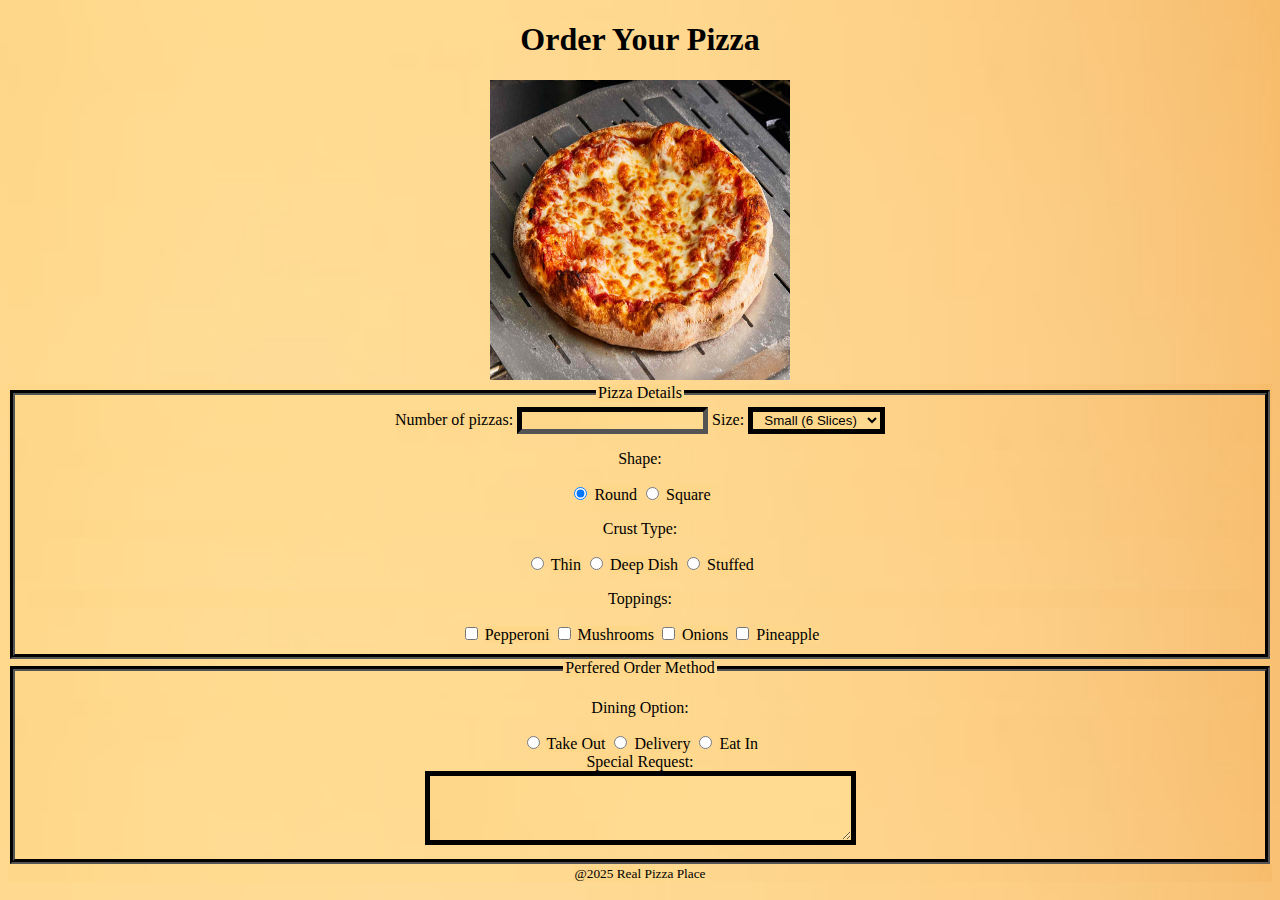
<file: assignment-1/index.html>
<!DOCTYPE html>

<html lang="en">
    <head>
        <meta charset="8-UTF">
        <title>Pizza Delivery Webpage</title>
        <!-- Link style.css to html page -->
        <link rel="stylesheet" href="style.css"/>
    </head>
    <body>
        <header>
            <!--Title Information-->
            <h1>Order Your Pizza</h1>
            <img src="images/yummypizza.jpg" alt="Perfect Cheese Pizza"/>
        </header>
        <main>
            <form>
                <fieldset>
                    <!--Main Pizza Details (i.e size, toppings, shape)-->
                    <legend>Pizza Details</legend>
                    <label for="quantity">Number of pizzas:</label>
                    <input type="number" id="quantity" name="quantity" min="1" required/>

                    <label for="size">Size:</label>
                    <select name="size" id="size">
                        <option value="6">Small (6 Slices)</option>
                        <option value="8">Medium (8 Slices)</option>
                        <option value="10">Large (10 Slices)</option>
                    </select>
                    <p>Shape:</p>
                    <input type="radio" id="round" name="shape" value="round" checked />
                    <label for="round">Round</label>
                    <input type="radio" id="square" name="shape" value="square" />
                    <label for="square">Square</label>
                    
                    <p>Crust Type:</p>
                    <input type="radio" id="thin" name="crust" value="thin" />
                    <label for="thin">Thin</label>
                    <input type="radio" id="deep" name="crust" value="deep" />
                    <label for="deep">Deep Dish</label>
                    <input type="radio" id="stuffed" name="crust" value="stuffed" />
                    <label for="stuffed">Stuffed</label>
                    
                    <p>Toppings:</p>
                    <input type="checkbox" id="pepperoni" name="toppings" value="pepperoni" />
                    <label for="pepperoni">Pepperoni</label>
                    <input type="checkbox" id="mushrooms" name="toppings" value="mushrooms" />
                    <label for="mushrooms">Mushrooms</label>
                    <input type="checkbox" id="onions" name="toppings" value="onions" />
                    <label for="onions">Onions</label>
                    <input type="checkbox" id="olives" name="toppings" value="olives" />
                    <label for="olives">Pineapple</label>
               </fieldset>
               <!--User order options-->
               <fieldset>
                    <legend>Perfered Order Method</legend>
                    <p>Dining Option:</p>
                    <input type="radio" id="takeout" name="dining" value="takeout" />
                    <label for="takeout">Take Out</label>
                    <input type="radio" id="delivery" name="dining" value="delivery" />
                    <label for="delivery">Delivery</label>
                    <input type="radio" id="eatin" name="dining" value="eatin" />
                    <label for="eatin">Eat In</label>
                    <br />
                    <label for="instructions">Special Request:</label><br />
                    <textarea id="instructions" name="instructions" rows="4" cols="50"></textarea>
               </fieldset>
            </form>
        </main>
        <footer>
            <small>@2025 Real Pizza Place</small>
        </footer>
    </body>
</html>
</file>
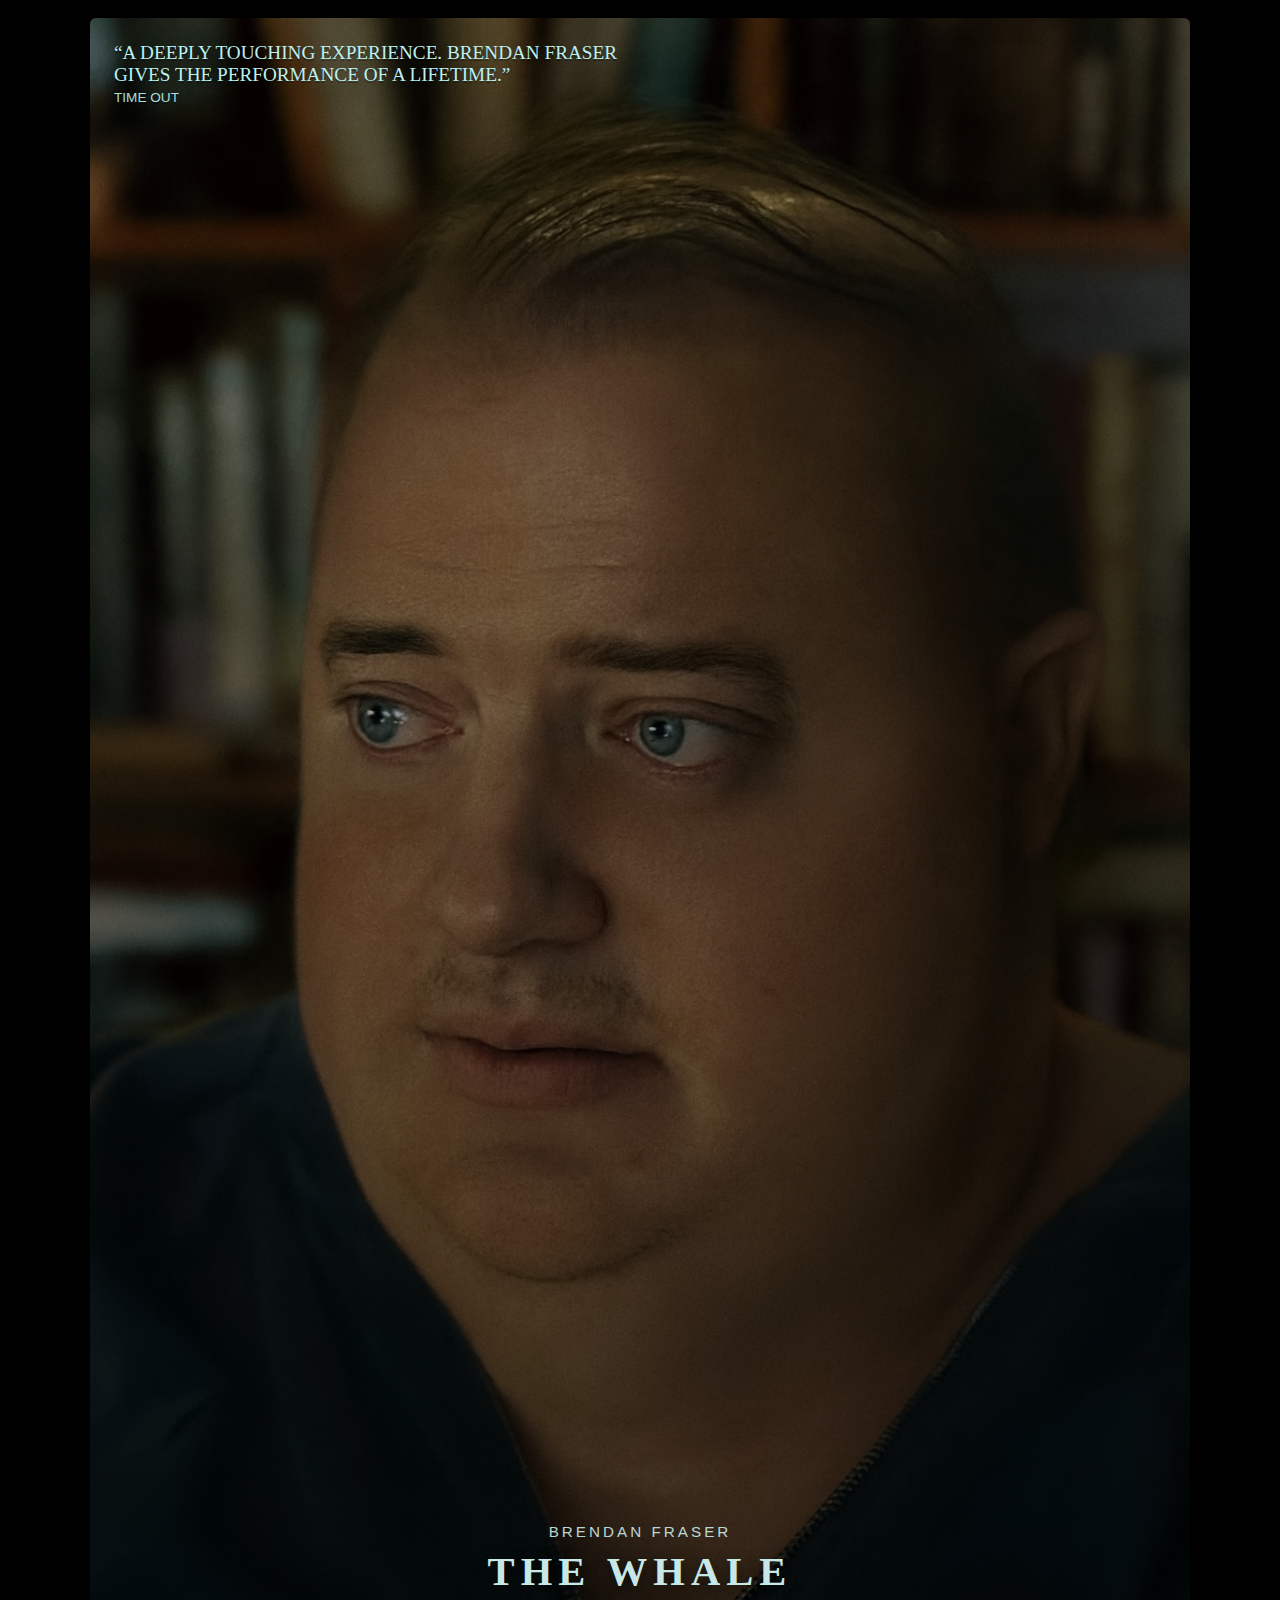
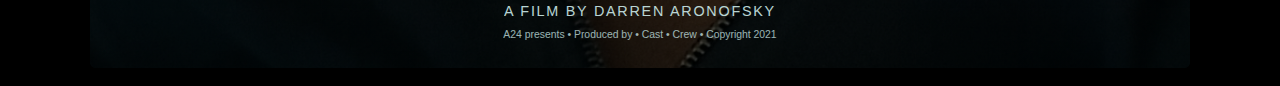
<file: assignment-2/index.html>
<!doctype html>
<html lang="en">
<head>
  <meta charset="utf-8" />
  <meta name="viewport" content="width=device-width,initial-scale=1" />
  <title>Movie Poster</title>



  <link rel="stylesheet" href="style.css">
</head>
<body>
  <main class="poster">
    <div class="poster__image" role="img" aria-label="Movie poster image"
         style="background-image: url('images/Brendan_Fraser.png');">
      <!-- subtle dark vignette / overlay to improve contrast for text -->
      <div class="poster__overlay"></div>

      <!-- top left quote -->
      <div class="poster__quote">
        <p class="poster__quote-text">“A DEEPLY TOUCHING EXPERIENCE. BRENDAN FRASER GIVES THE PERFORMANCE OF A LIFETIME.”</p>
        <p class="poster__quote-source">TIME OUT</p>
      </div>

      <!-- Bottom credits block -->
      <div class="poster__bottom">
        <p class="poster__actor">BRENDAN FRASER</p>
        <h1 class="poster__title">THE WHALE</h1>
        <p class="poster__director">A FILM BY DARREN ARONOFSKY</p>

        <!-- very small legal/credits line -->
        <p class="poster__legal">A24 presents • Produced by • Cast • Crew • Copyright 2021</p>
      </div>
    </div>
  </main>
</body>
</html>
</file>
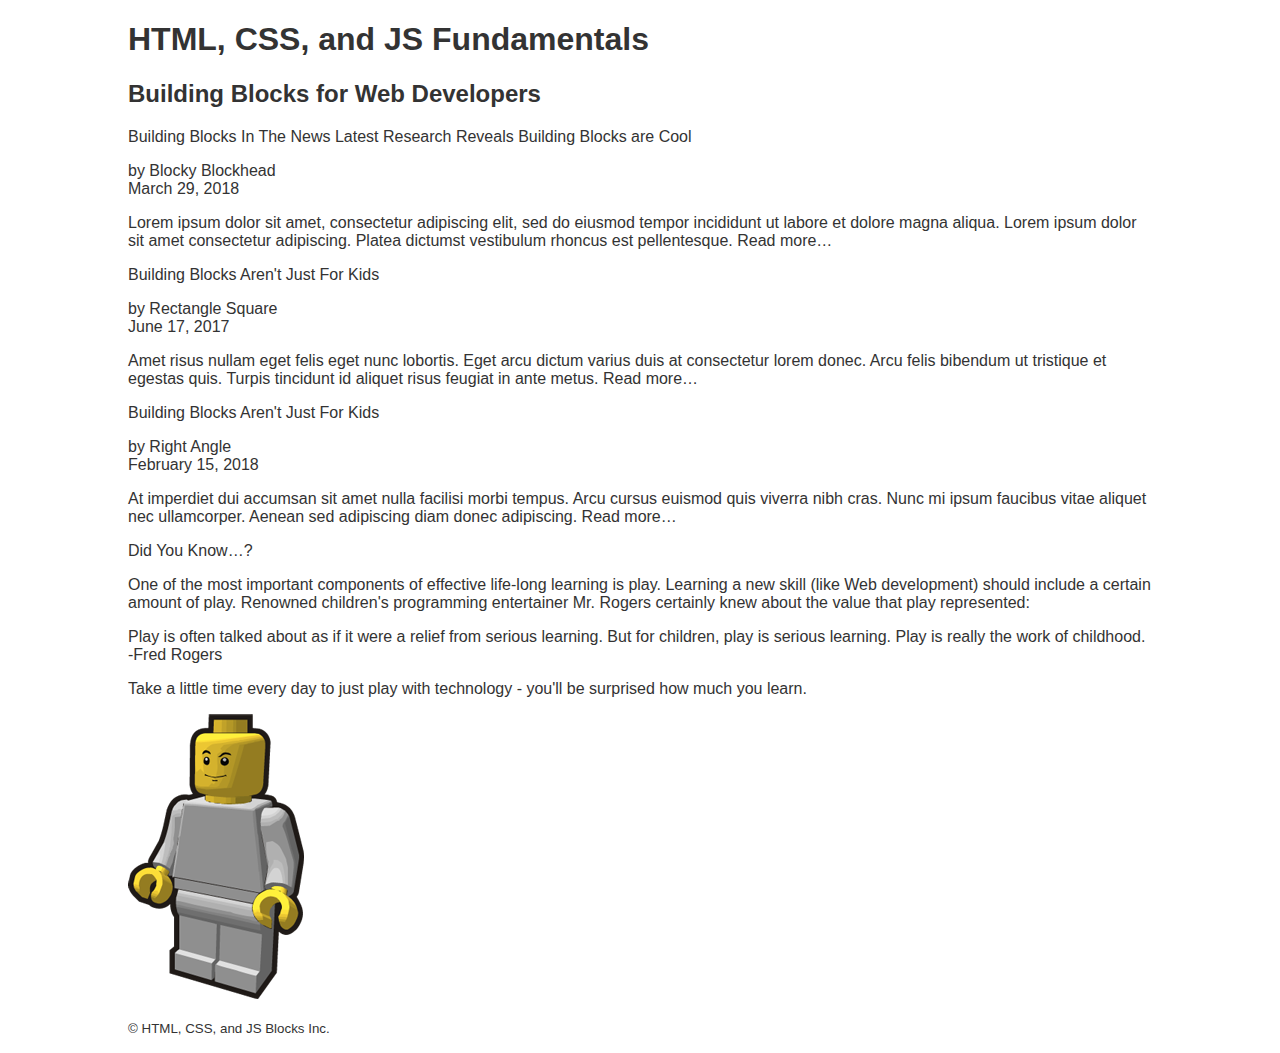
<file: lab-a/index.html>
<!DOCTYPE html>
<html lang="en">
	<head>
		<meta charset="utf-8" />
		<title>Home | COMP1002 HTML, CSS, and JS Fundamentals</title>
		<meta name="author" content="The name of the document's author to go here" />
		<meta name="description" content="A concise and accurate summary of the document content is to appear here">
		<link rel="shortcut icon" href="images/favicon.png" type="image/x-icon" />
		<link rel="stylesheet" href="css/styles.css" />
	</head>
	<body>
<!-- STEP 1: Add a page-level HEADER element below, surrounding both the H1 and the H2 -->

			<h1>HTML, CSS, and JS Fundamentals</h1>
			<h2>Building Blocks for Web Developers</h2>

<!-- STEP 2: Add a page-level MAIN element, encapsulating (surrounding) all remaining below content, except the copyright text at the bottom -->

<!-- STEP 4: Group all the news articles together inside a SECTION element -->

<!-- STEP 6: Add a heading to the SECTION (a third-level heading or H3 element) using the below text -->
				Building Blocks In The News
<!-- STEP 7: Surround each of the following three articles with their own pair of ARTICLE tags -->
				<!-- First Article -->

<!-- STEP 8: Add headings to each of the ARTICLEs below - (use fourth-level headings or H4 elements) -->
					Latest Research Reveals Building Blocks are Cool
<!-- STEP 9: Surround each ARTICLE date with a TIME element and an appropriate datetime attribute -->
					<p>by Blocky Blockhead<br />March 29, 2018</p>
					<p>Lorem ipsum dolor sit amet, consectetur adipiscing elit, sed do eiusmod tempor incididunt ut labore et dolore magna aliqua. Lorem ipsum dolor sit amet consectetur adipiscing. Platea dictumst vestibulum rhoncus est pellentesque. Read more…</p>

				<!-- Second Article -->

					Building Blocks Aren't Just For Kids
					<p>by Rectangle Square<br />June 17, 2017</p>
					<p>Amet risus nullam eget felis eget nunc lobortis. Eget arcu dictum varius duis at consectetur lorem donec. Arcu felis bibendum ut tristique et egestas quis. Turpis tincidunt id aliquet risus feugiat in ante metus. Read more…</p>

				<!-- Third Article -->

					Building Blocks Aren't Just For Kids
					<p>by Right Angle<br />February 15, 2018</p>
					<p>At imperdiet dui accumsan sit amet nulla facilisi morbi tempus. Arcu cursus euismod quis viverra nibh cras. Nunc mi ipsum faucibus vitae aliquet nec ullamcorper. Aenean sed adipiscing diam donec adipiscing. Read more…</p>


<!-- STEP 5: Surround the remaining content below inside of the MAIN element of the page with ASIDE tags -->

<!-- STEP 11: Add an H3 element to the ASIDE element (a third-level heading) using the text below -->
				Did You Know…?
				<p>One of the most important components of effective life-long learning is play. Learning a new skill (like Web development) should include a certain amount of play. Renowned children's programming entertainer Mr. Rogers certainly knew about the value that play represented:</p>
<!-- STEP 10: Mark up the below quotation as a BLOCKQUOTE (with a cite attribute pointing to https://www.brainyquote.com/quotes/fred_rogers_193081) -->
				<!-- Quotation -->

					<p>Play is often talked about as if it were a relief from serious learning. But for children, play is serious learning. Play is really the work of childhood. -Fred Rogers</p>

				<p>Take a little time every day to just play with technology - you'll be surprised how much you learn.</p>
				<img src="images/mini-figure.png" width="176" height="285" alt="Mini figure">
				<!-- Mini figure by Vanja (Public Domain) https://openclipart.org/detail/224315/clip-is-a-brick-minifig-4 -->
<!-- STEP 12: Are there any words or phrases anywhere in the ASIDE section above that should be emphasized (EM) or even strongly emphasized (STRONG)? Add these above where you think might be appropriate -->

<!-- STEP 13: Make sure all of your HTML code is properly formatted, indenting nested tags with the tab key appropriately. All done! -->

<!-- STEP 3: Add a page-level FOOTER element below, surrounding the paragraph containing the copyright information -->

			<p><small>© HTML, CSS, and JS Blocks Inc.</small></p>

	</body>
</html>
</file>
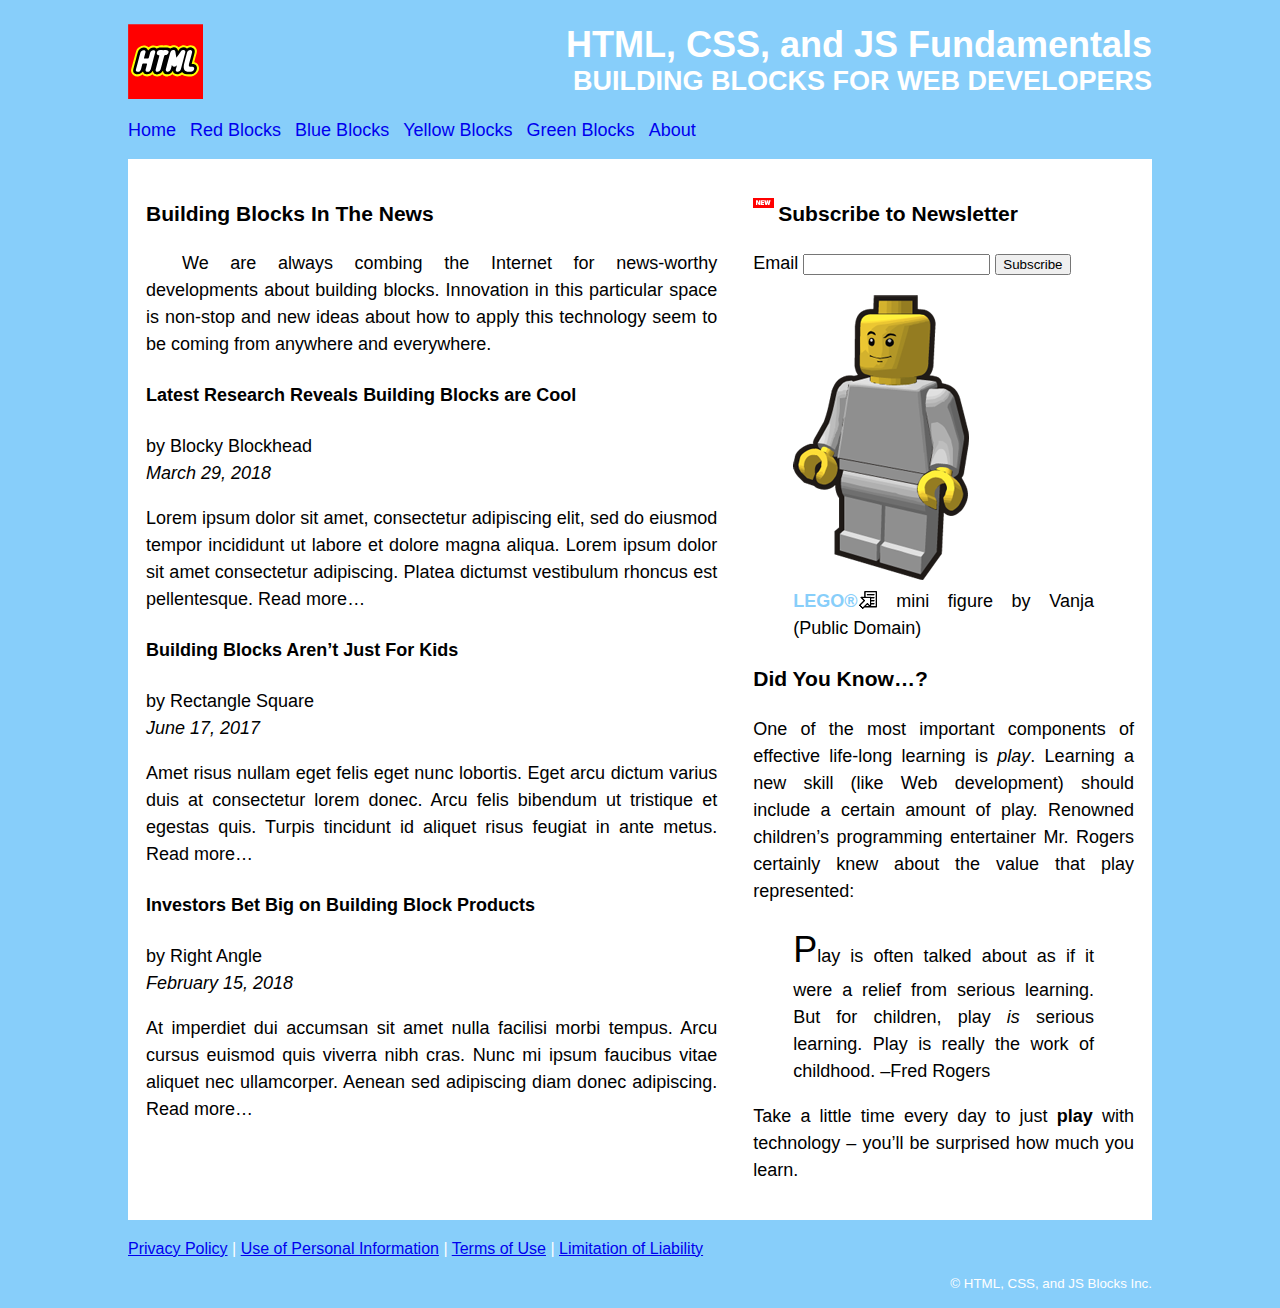
<file: lab-d/index.html>
<!DOCTYPE html>
<html lang="en">
	<head>
		<meta charset="utf-8" />
		<title>Home | COMP1002 HTML, CSS, and JS Fundamentals</title>
		<meta name="author" content="The name of the document’s author to go here" />
		<meta name="description" content="A concise and accurate summary of the document content is to appear here">
		<link rel="shortcut icon" href="images/favicon.png" type="image/x-icon" />
		<link rel="stylesheet" href="css/styles.css" />
	</head>
	<body id="section1">
		<!-- Page-level header -->
		<header>
 			<img src="images/html-logo.svg" height="75" width="75" alt="HTML" />
			<h1>HTML, CSS, and JS Fundamentals</h1>
			<h2>Building Blocks for Web Developers</h2>
			<nav>
				<ul>
					<li><a href="index.html" title="Go to the Home page">Home</a></li>
					<li><a href="red.html" title="Learn about red blocks">Red Blocks</a></li>
					<li><a href="blue.html" title="Learn about blue blocks">Blue Blocks</a></li>
					<li><a href="yellow.html" title="Learn about yellow blocks">Yellow Blocks</a></li>
					<li><a href="green.html" title="Learn about green blocks">Green Blocks</a></li>
					<li><a href="about.html" title="Learn more about us">About</a></li>
				</ul>
			</nav>
		</header>
		<!-- Page-level main content -->
		<main>
			<!-- News Section -->
			<section>
				<h3>Building Blocks In The News</h3>
				<p>We are always combing the Internet for news-worthy developments about building blocks. Innovation in this particular space is non-stop and new ideas about how to apply this technology seem to be coming from anywhere and everywhere.</p>
				<!-- First Article -->
				<article>
					<h4>Latest Research Reveals Building Blocks are Cool</h4>
					<p>by Blocky Blockhead<br /><time datetime="2018-03-29">March 29, 2018</time></p>
					<p>Lorem ipsum dolor sit amet, consectetur adipiscing elit, sed do eiusmod tempor incididunt ut labore et dolore magna aliqua. Lorem ipsum dolor sit amet consectetur adipiscing. Platea dictumst vestibulum rhoncus est pellentesque. Read more…</p>
				</article>
				<!-- Second Article -->
				<article>
					<h4>Building Blocks Aren’t Just For Kids</h4>
					<p>by Rectangle Square<br /><time datetime="2017-06-17">June 17, 2017</time></p>
					<p>Amet risus nullam eget felis eget nunc lobortis. Eget arcu dictum varius duis at consectetur lorem donec. Arcu felis bibendum ut tristique et egestas quis. Turpis tincidunt id aliquet risus feugiat in ante metus. Read more…</p>
				</article>
				<!-- Third Article -->
				<article>
					<h4>Investors Bet Big on Building Block Products</h4>
					<p>by Right Angle<br /><time datetime="2018-02-15">February 15, 2018</time></p>
					<p>At imperdiet dui accumsan sit amet nulla facilisi morbi tempus. Arcu cursus euismod quis viverra nibh cras. Nunc mi ipsum faucibus vitae aliquet nec ullamcorper. Aenean sed adipiscing diam donec adipiscing. Read more…</p>
				</article>
			</section>
			<!-- Side Notes / Related Information -->
			<aside>
				<!-- Newsletter Subscribe Form -->
				<h3 class="new-feature">Subscribe to Newsletter</h3>
				<form action="subscribe.html" method="get">
					<label for="emailAddress">Email</label>
					<input type="email" name="emailAddress" id="emailAddress" required />
					<button type="submit">Subscribe</button>
				</form>
				<figure>
					<img src="images/mini-figure.png" width="176" height="285" alt="Mini figure">
					<figcaption><a href="https://www.lego.com/" rel="external" title="Visit the offical LEGO® Web site">LEGO®</a> mini figure by Vanja (Public Domain)</figcaption>
					<!-- Mini figure by Vanja (Public Domain) https://openclipart.org/detail/224315/clip-is-a-brick-minifig-4 -->
				</figure>
				<h3>Did You Know…?</h3>
				<p>One of the most important components of effective life-long learning is <em>play</em>. Learning a new skill (like Web development) should include a certain amount of play. Renowned children’s programming entertainer Mr. Rogers certainly knew about the value that play represented:</p>
				<!-- Quotation -->
				<blockquote cite="https://www.brainyquote.com/quotes/fred_rogers_193081">
					<p>Play is often talked about as if it were a relief from serious learning. But for children, play <em>is</em> serious learning. Play is really the work of childhood. –Fred Rogers</p>
				</blockquote>
				<p>Take a little time every day to just <strong>play</strong> with technology – you’ll be surprised how much you learn.</p>
			</aside>
		</main>
		<!-- Page-level footer -->
		<footer>
			<nav>
				<a href="about/privacy-policy.html" title="Read our Privacy Policy">Privacy Policy</a> | <a href="about/privacy-policy.php#personal-information" title="Learn about how we treat your personal information">Use of Personal Information</a> | <a href="/about/terms-of-use.html" title="Understand our Terms of Use">Terms of Use</a> | <a href="/about/terms-of-use.php#limitation-liability" title="Our Limitation of Liability explained">Limitation of Liability</a>
			</nav>
			</nav>
			<p><small>© HTML, CSS, and JS Blocks Inc.</small></p>
		</footer>
	</body>
</html>
</file>
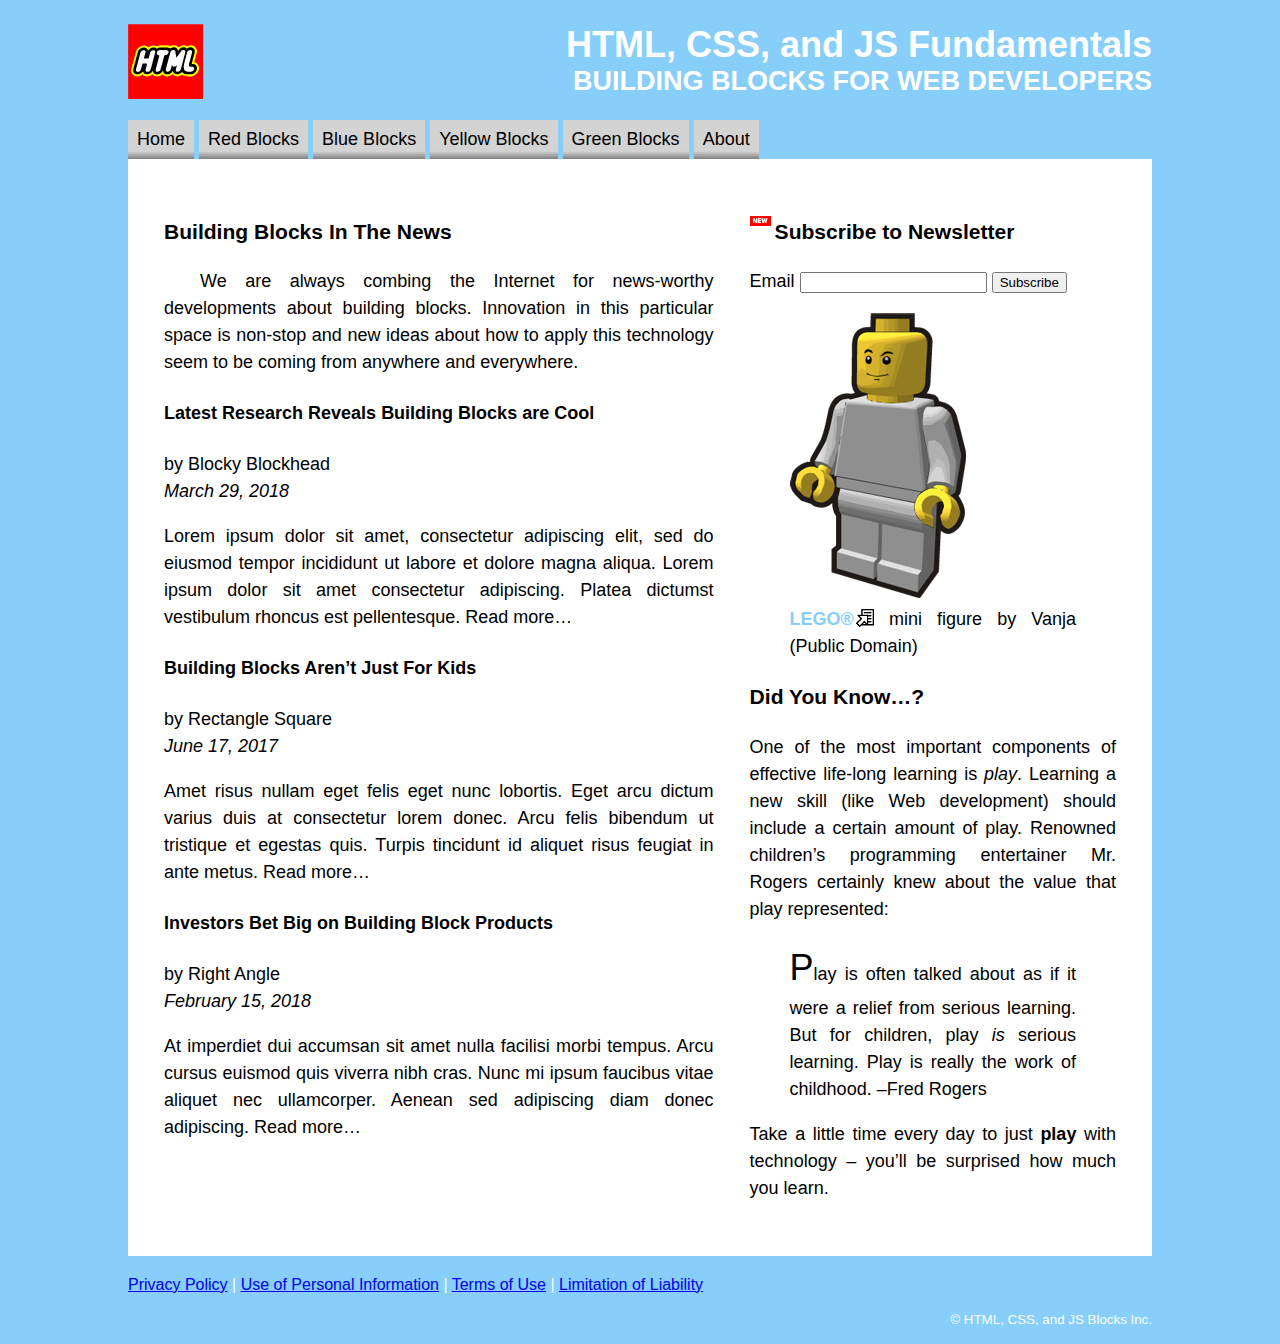
<file: lab-e/index.html>
<!DOCTYPE html>
<html lang="en">
	<head>
		<meta charset="utf-8" />
		<title>Home | COMP1002 HTML, CSS, and JS Fundamentals</title>
		<meta name="author" content="The name of the document’s author to go here" />
		<meta name="description" content="A concise and accurate summary of the document content is to appear here">
		<link rel="shortcut icon" href="images/favicon.png" type="image/x-icon" />
		<link rel="stylesheet" href="css/styles.css" />
		<script src="js/current-page-nav.js" defer></script>
	</head>
	<body id="section1">
		<!-- Page-level header -->
		<header>
 			<img src="images/html-logo.svg" height="75" width="75" alt="HTML" />
			<h1>HTML, CSS, and JS Fundamentals</h1>
			<h2>Building Blocks for Web Developers</h2>
			<nav>
				<ul>
					<li><a href="index.html" title="Go to the Home page">Home</a></li>
					<li><a href="red.html" title="Learn about red blocks">Red Blocks</a>
						<ul>
							<li><a href="red/gallery.html" title="Browse our other types of red blocks">Red Blocks Gallery</a></li>
						</ul>
					</li>
					<li><a href="blue.html" title="Learn about blue blocks">Blue Blocks</a></li>
					<li><a href="yellow.html" title="Learn about yellow blocks">Yellow Blocks</a></li>
					<li><a href="green.html" title="Learn about green blocks">Green Blocks</a></li>
					<li><a href="about.html" title="Learn more about us">About</a>
						<ul>
							<li><a href="about/privacy-policy.html" title="Learn about our privacy policy">Privacy Policy</a></li>
							<li><a href="about/terms-of-use.html" title="Learn about our terms of use">Term of Use</a></li>
						</ul>
					</li>
				</ul>
			</nav>
		</header>
		<!-- Page-level main content -->
		<main>
			<!-- News Section -->
			<section>
				<h3>Building Blocks In The News</h3>
				<p>We are always combing the Internet for news-worthy developments about building blocks. Innovation in this particular space is non-stop and new ideas about how to apply this technology seem to be coming from anywhere and everywhere.</p>
				<!-- First Article -->
				<article>
					<h4>Latest Research Reveals Building Blocks are Cool</h4>
					<p>by Blocky Blockhead<br /><time datetime="2018-03-29">March 29, 2018</time></p>
					<p>Lorem ipsum dolor sit amet, consectetur adipiscing elit, sed do eiusmod tempor incididunt ut labore et dolore magna aliqua. Lorem ipsum dolor sit amet consectetur adipiscing. Platea dictumst vestibulum rhoncus est pellentesque. Read more…</p>
				</article>
				<!-- Second Article -->
				<article>
					<h4>Building Blocks Aren’t Just For Kids</h4>
					<p>by Rectangle Square<br /><time datetime="2017-06-17">June 17, 2017</time></p>
					<p>Amet risus nullam eget felis eget nunc lobortis. Eget arcu dictum varius duis at consectetur lorem donec. Arcu felis bibendum ut tristique et egestas quis. Turpis tincidunt id aliquet risus feugiat in ante metus. Read more…</p>
				</article>
				<!-- Third Article -->
				<article>
					<h4>Investors Bet Big on Building Block Products</h4>
					<p>by Right Angle<br /><time datetime="2018-02-15">February 15, 2018</time></p>
					<p>At imperdiet dui accumsan sit amet nulla facilisi morbi tempus. Arcu cursus euismod quis viverra nibh cras. Nunc mi ipsum faucibus vitae aliquet nec ullamcorper. Aenean sed adipiscing diam donec adipiscing. Read more…</p>
				</article>
			</section>
			<!-- Side Notes / Related Information -->
			<aside>
				<!-- Newsletter Subscribe Form -->
				<h3 class="new-feature">Subscribe to Newsletter</h3>
				<form action="subscribe.html" method="get">
					<label for="emailAddress">Email</label>
					<input type="email" name="emailAddress" id="emailAddress" required />
					<button type="submit">Subscribe</button>
				</form>
				<figure>
					<img src="images/mini-figure.png" width="176" height="285" alt="Mini figure">
					<figcaption><a href="https://www.lego.com/" rel="external" title="Visit the offical LEGO® Web site">LEGO®</a> mini figure by Vanja (Public Domain)</figcaption>
					<!-- Mini figure by Vanja (Public Domain) https://openclipart.org/detail/224315/clip-is-a-brick-minifig-4 -->
				</figure>
				<h3>Did You Know…?</h3>
				<p>One of the most important components of effective life-long learning is <em>play</em>. Learning a new skill (like Web development) should include a certain amount of play. Renowned children’s programming entertainer Mr. Rogers certainly knew about the value that play represented:</p>
				<!-- Quotation -->
				<blockquote cite="https://www.brainyquote.com/quotes/fred_rogers_193081">
					<p>Play is often talked about as if it were a relief from serious learning. But for children, play <em>is</em> serious learning. Play is really the work of childhood. –Fred Rogers</p>
				</blockquote>
				<p>Take a little time every day to just <strong>play</strong> with technology – you’ll be surprised how much you learn.</p>
			</aside>
		</main>
		<!-- Page-level footer -->
		<footer>
			<nav>
				<a href="about/privacy-policy.html" title="Read our Privacy Policy">Privacy Policy</a> | <a href="about/privacy-policy.html#personal-information" title="Learn about how we treat your personal information">Use of Personal Information</a> | <a href="about/terms-of-use.html" title="Understand our Terms of Use">Terms of Use</a> | <a href="about/terms-of-use.html#limitation-liability" title="Our Limitation of Liability explained">Limitation of Liability</a>
			</nav>
			<p><small>© HTML, CSS, and JS Blocks Inc.</small></p>
		</footer>
	</body>
</html>
</file>
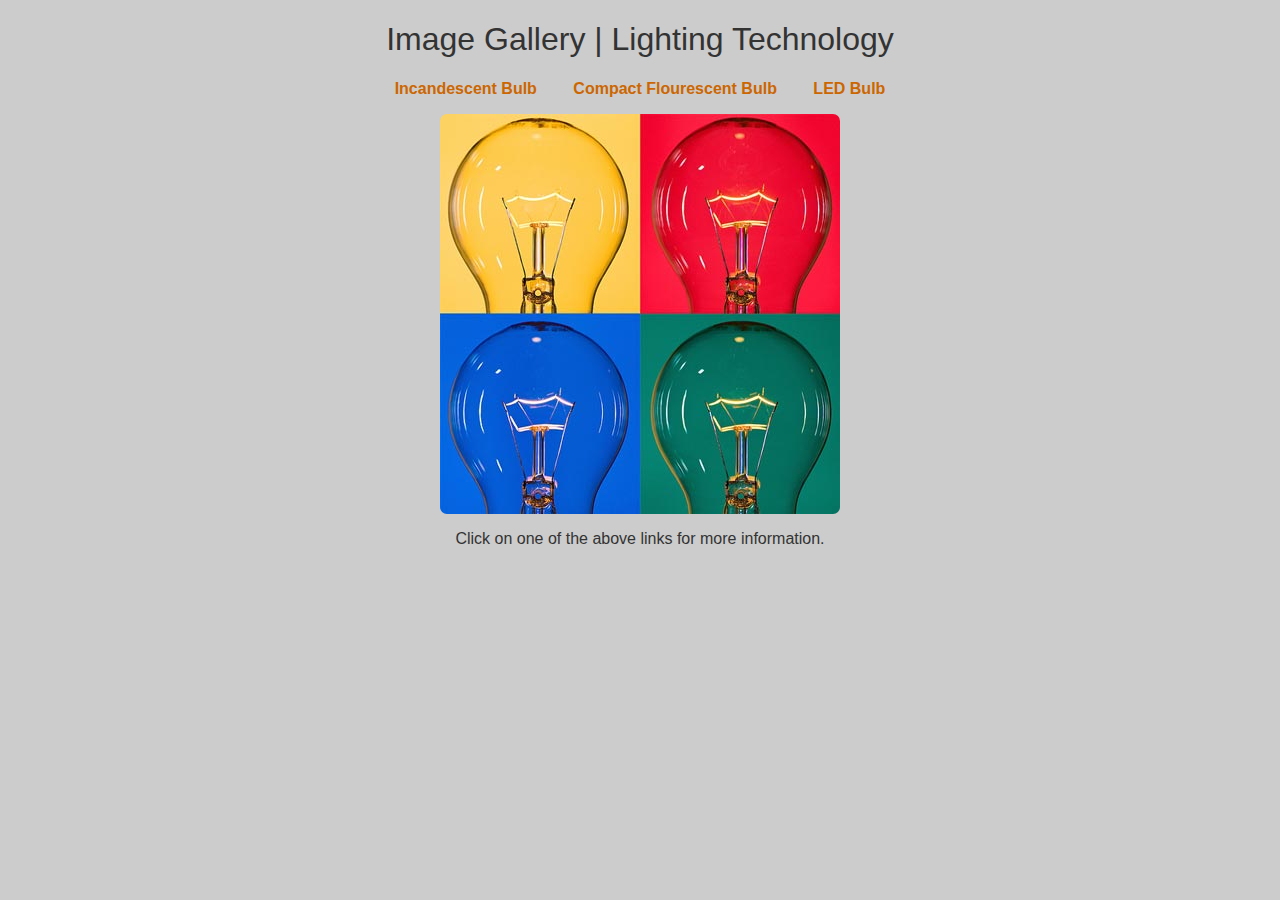
<file: lesson-12/index.html>
<!DOCTYPE html>
<html lang="en">
	<head>
		<meta charset="utf-8" />
		<title>Image Gallery | Lighting Technology</title>
		<!-- STEP B: Add some EMBEDDED JavaScript below that generates an alert dialog whenever the page is loaded or refreshed -->
		<script src="js/gallery.js" defer></script>
		<!-- STEP C: Move the above EMBEDDED JavaScript to the end of this file, just before the close of the BODY element -->
		<style type="text/css">
			@import url("css/styles.css");
		</style>
	</head>
	<body>
		<div id="page">
			<h1>Image Gallery | Lighting Technology</h1>
			<ul id="imagegallery">
				<li>
					<a href="images/incandescent.jpg" title="Incandescent Light Bulb">Incandescent Bulb</a>
				</li>
				<li>
					<a href="images/cfl.jpg" title="Compact Flourescent Light (CFL) Bulb">Compact Flourescent Bulb</a>
				</li>
				<li>
					<a href="images/led.jpg" title="Light-Emitting Diode (LED) Bulb">LED Bulb</a>
				</li>
			</ul>
			<!-- STEP A: Add some INLINE JavaScript that generates an alert dialog when the below image is clicked -->
			<img id="placeholder" src="images/incandescent.jpg" alt="Incandescent bulb" onclick="alert('In Line Java Script is running')" />
			<p id="description">Click on one of the above links for more information.</p>
		</div>
		<!--
		IMAGE CREDITS
		http://www.flickr.com/photos/zetson/3036254720/ - Warhol's Light Bulbs By Bada Bing [CC BY-NC-SA 2.0 (https://creativecommons.org/licenses/by-nc-sa/2.0/)], from Flickr

		http://www.flickr.com/photos/schodts/1375465054/ - Fluorescent ^2 IMG_003 By Schodts [CC BY-NC-SA 2.0 (https://creativecommons.org/licenses/by-nc-sa/2.0/)], from Flickr

		https://commons.wikimedia.org/wiki/File:LED_3W_clear_candle_bulb_energy_saving_silver.JPG By Ledlightingsolutions [CC BY-SA 3.0  (https://creativecommons.org/licenses/by-sa/3.0)], from Wikimedia Commons
		-->

		<!-- STEP D: Add a SCRIPT element below that points to an EXTERNAL file called 'external.js' using the src attribute -->

		<!-- STEP E: When this HTML page is reloaded, it will produce an error in the console of the browser - create this new JavaScript file, name it 'external.js', and put it in the '/js' folder - the file should contain a third alert method -->

	</body>
</html>
</file>
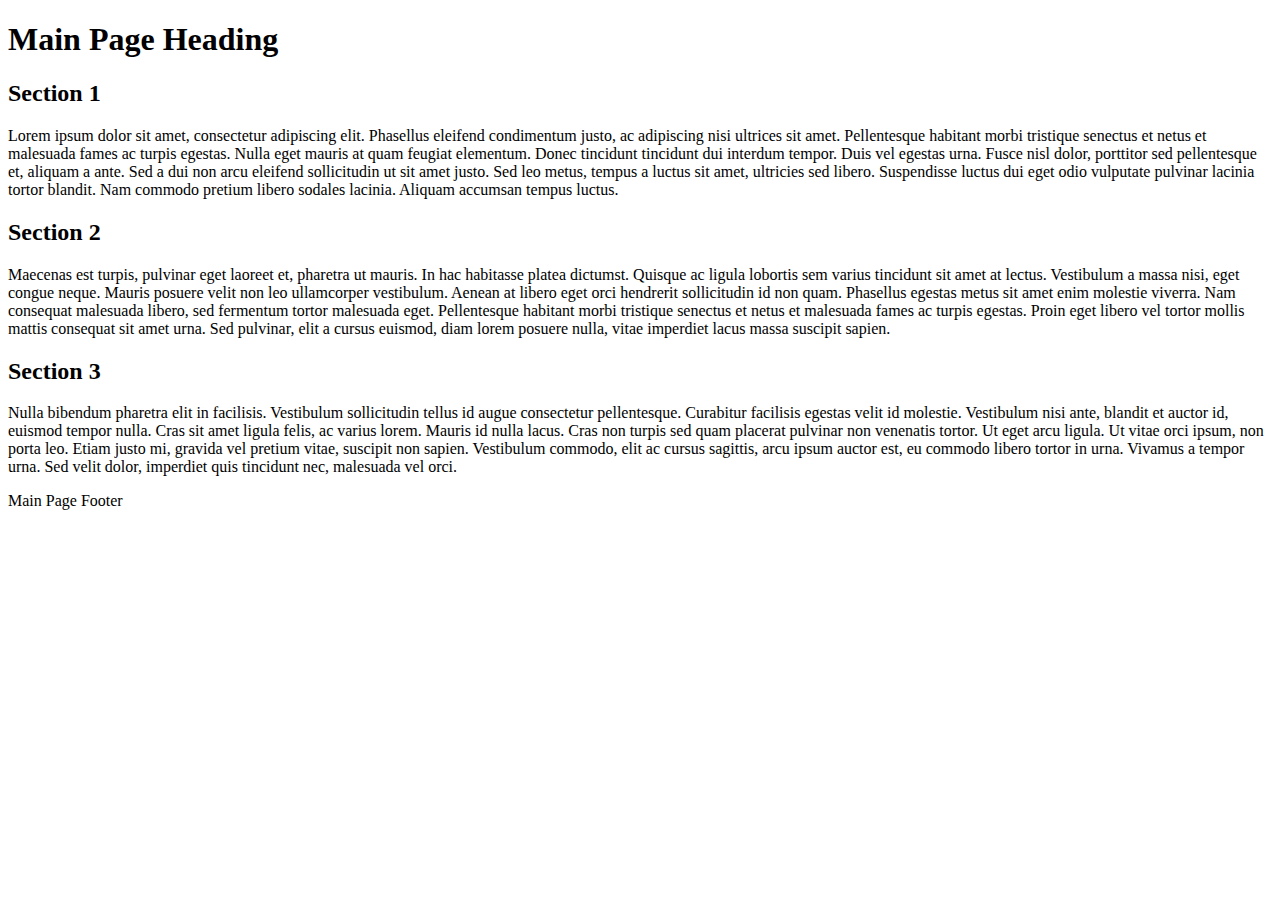
<file: lesson-13/index.html>
<!DOCTYPE html>
<html>
	<head>
		<meta charset="UTF-8" />
		<title>Resolution Dependent Layout</title>
<!-- STEP 1: Normalize CSS so all styles start from scratch -->

<!-- STEP 2: Reset the zoom and set the device width to equal the width -->

<!-- STEP 3: Add the main stylesheet with a link element, including a media attribute for screen, then proceed to the file 'css/style.css' for STEP 4 -->

<!-- STEP 10: Add another link element to attach a CSS file for print use only -->

	</head>
	<body>
		<div id="container">
			<header>
				<h1>Main Page Heading</h1>
			</header>
			<main>
				<section>
					<h2>Section 1</h2>
					<p>Lorem ipsum dolor sit amet, consectetur adipiscing elit. Phasellus eleifend condimentum justo, ac adipiscing nisi ultrices sit amet. Pellentesque habitant morbi tristique senectus et netus et malesuada fames ac turpis egestas. Nulla eget mauris at quam feugiat elementum. Donec tincidunt tincidunt dui interdum tempor. Duis vel egestas urna. Fusce nisl dolor, porttitor sed pellentesque et, aliquam a ante. Sed a dui non arcu eleifend sollicitudin ut sit amet justo. Sed leo metus, tempus a luctus sit amet, ultricies sed libero. Suspendisse luctus dui eget odio vulputate pulvinar lacinia tortor blandit. Nam commodo pretium libero sodales lacinia. Aliquam accumsan tempus luctus.</p>
				</section>
				<section>
					<h2>Section 2</h2>
					<p>Maecenas est turpis, pulvinar eget laoreet et, pharetra ut mauris. In hac habitasse platea dictumst. Quisque ac ligula lobortis sem varius tincidunt sit amet at lectus. Vestibulum a massa nisi, eget congue neque. Mauris posuere velit non leo ullamcorper vestibulum. Aenean at libero eget orci hendrerit sollicitudin id non quam. Phasellus egestas metus sit amet enim molestie viverra. Nam consequat malesuada libero, sed fermentum tortor malesuada eget. Pellentesque habitant morbi tristique senectus et netus et malesuada fames ac turpis egestas. Proin eget libero vel tortor mollis mattis consequat sit amet urna. Sed pulvinar, elit a cursus euismod, diam lorem posuere nulla, vitae imperdiet lacus massa suscipit sapien.</p>
				</section>
				<section>
					<h2>Section 3</h2>
					<p>Nulla bibendum pharetra elit in facilisis. Vestibulum sollicitudin tellus id augue consectetur pellentesque. Curabitur facilisis egestas velit id molestie. Vestibulum nisi ante, blandit et auctor id, euismod tempor nulla. Cras sit amet ligula felis, ac varius lorem. Mauris id nulla lacus. Cras non turpis sed quam placerat pulvinar non venenatis tortor. Ut eget arcu ligula. Ut vitae orci ipsum, non porta leo. Etiam justo mi, gravida vel pretium vitae, suscipit non sapien. Vestibulum commodo, elit ac cursus sagittis, arcu ipsum auctor est, eu commodo libero tortor in urna. Vivamus a tempor urna. Sed velit dolor, imperdiet quis tincidunt nec, malesuada vel orci.</p>
				</section>
			</main>
			<footer>
				<p>Main Page Footer</p>
			</footer>
		</div>
	</body>
</html>
</file>
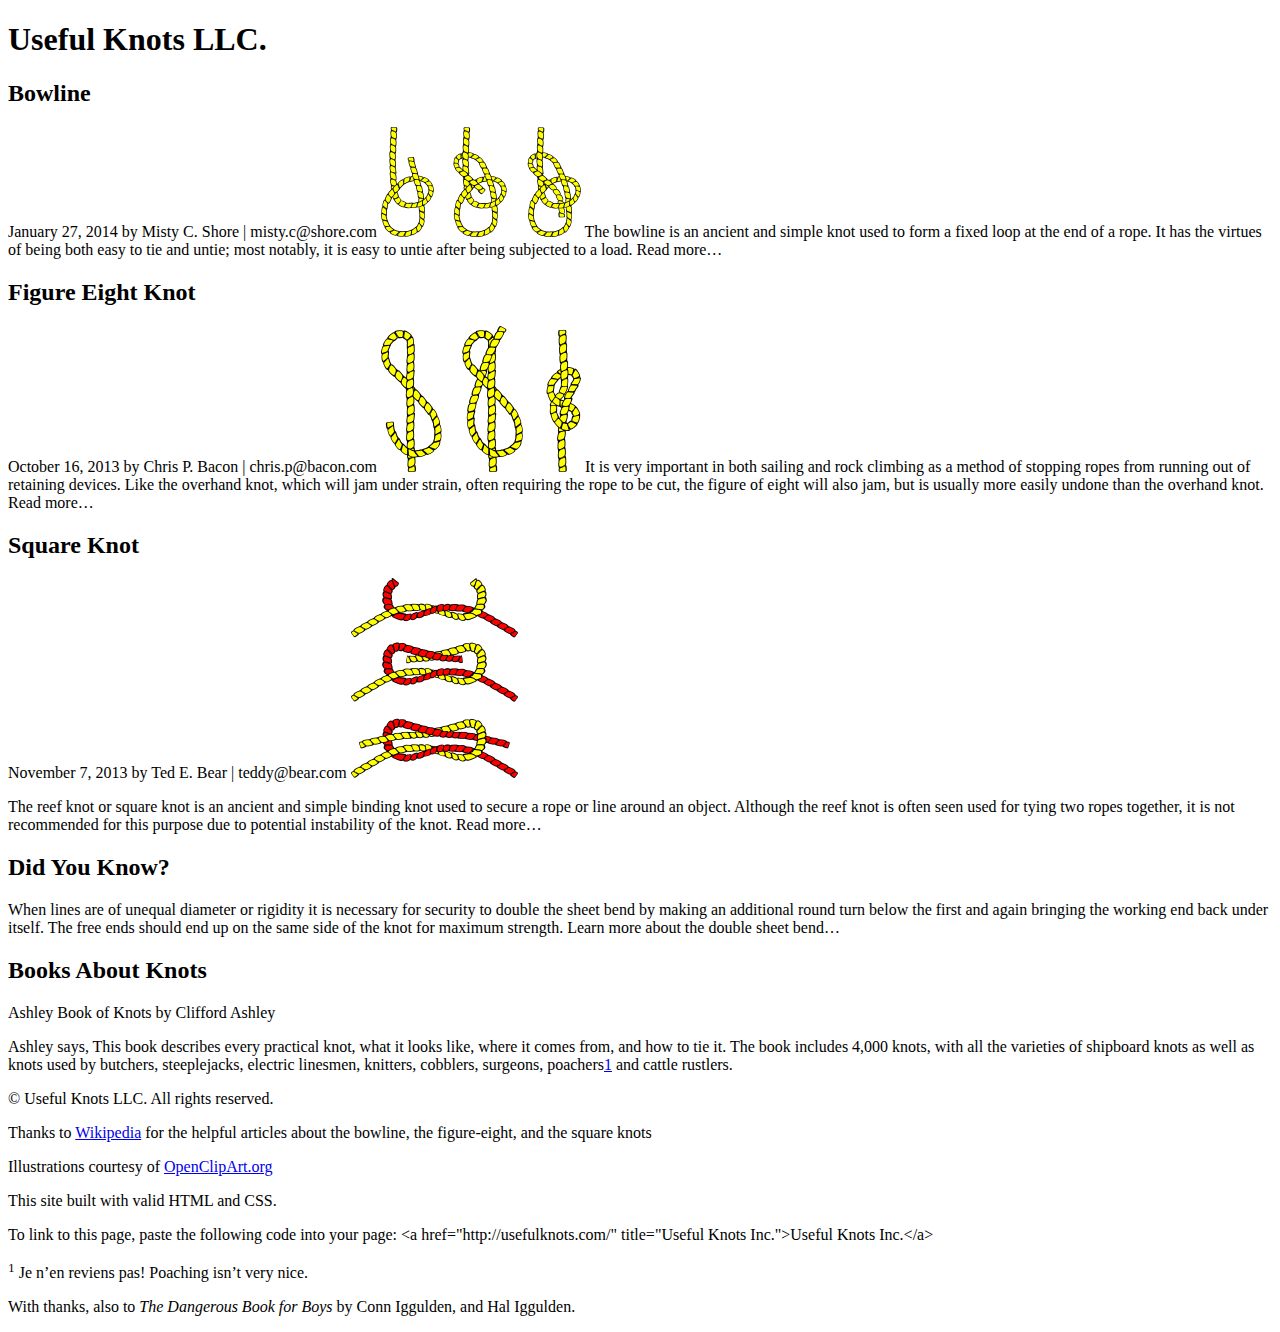
<file: lesson-3/index.html>
<!DOCTYPE html>
<html lang="en">
	<head>
		<meta charset="utf-8" />
		<title>Lesson 3 | COMP1002 HTML, CSS, and JS Fundamentals</title>
		<meta name="author" content="Useful Knots LLC.">
		<meta name="description" content="Learn all about the most common knots, their history, and practical applications. Includes illustrations and references to other great resources.">
		<link rel="shortcut icon" href="images/favicon.png" type="image/x-icon">
		<link rel="stylesheet" href="css/styles.css" />
	</head>
	<body>
		<!-- STEP 17: Add page <header> -->
			<h1>Useful Knots LLC.</h1>

		<!-- STEP 18: Add page <main> -->

			<!-- STEP 20: Add <section> inside the <main> -->

				<!-- STEP 22: Divide up the <section> with three <article> elements -->

					<h2>Bowline</h2>
					<!-- STEP 7: Specify time with <time> -->
					January 27, 2014
					<!-- STEP 11: Author contact information -->
					by Misty C. Shore | misty.c@shore.com
					<img src="images/bowline.png" alt="Diagram of a bowline knot" />
					<!-- http://openclipart.org/detail/8577/tying-knots-by-gerald_g-8577 -->
					<!-- STEP 1: Add a paragraph below (and everywhere else where appropriate) -->
					The bowline is an ancient and simple knot used to form a fixed loop at the end of a rope. It has the virtues of being both easy to tie and untie; most notably, it is easy to untie after being subjected to a load. Read more…
					<!-- STEP 14: Highlight text with <mark> -->


					<h2>Figure Eight Knot</h2>
					October 16, 2013
					by Chris P. Bacon | chris.p@bacon.com
					<!-- STEP 4: Add a figure -->
						<img src="images/figure-eight-knot.png" alt="Diagram of a figure eight knot" />
					<!-- http://openclipart.org/detail/8580/tying-knots-by-gerald_g-8580 -->
					It is very important in both sailing and rock climbing as a method of stopping ropes from running out of retaining devices. Like the overhand knot, which will jam under strain, often requiring the rope to be cut, the figure of eight will also jam, but is usually more easily undone than the overhand knot. Read more…


					<h2>Square Knot</h2>
					November 7, 2013
					by Ted E. Bear | teddy@bear.com
					<img src="images/square-knot.png" alt="Diagram of a square knot" />
					<!-- http://openclipart.org/detail/8581/tying-knots-by-gerald_g-8581 -->
					<!-- STEP 9: Define a term with <dfn> -->
					<p>The reef knot or square knot is an ancient and simple binding knot used to secure a rope or line around an object. Although the reef knot is often seen used for tying two ropes together, it is not recommended for this purpose due to potential instability of the knot. Read more…</p>


			<!-- STEP 21: Add <aside> inside the <main> -->

				<h2>Did You Know?</h2>
				When lines are of unequal diameter or rigidity it is necessary for security to <!-- STEP 3: Mark importance or emphasis with <em> and <strong> -->double the sheet bend by making an additional round turn below the first and again bringing the working end back under itself. The free ends should end up on the same side of the knot for maximum strength. Learn more about the double sheet bend…
				<h2>Books About Knots</h2>
				<!-- STEP 5: Indicate a citation or reference -->
				Ashley Book of Knots
				by Clifford Ashley
				<!-- STEP 6: Quote blocks of text and add inline quotations -->
					<p>Ashley says, This book describes every practical knot, what it looks like, where it comes from, and how to tie it. The book includes 4,000 knots, with all the varieties of shipboard knots as well as knots used by butchers, steeplejacks, electric linesmen, knitters, cobblers, surgeons, poachers<a href="footnote1">1</a> and cattle rustlers.</p>
				</blockquote>
				<!-- STEP 10: Create a super/subscript with <sup> and <sub> (inside the footnote <a> above) -->
				<!-- STEP 12: Note edits and inaccurate text (change 'cattle rustlers' to 'cowboys') -->


		<!-- STEP 19: Add page <footer> -->

			<p><!-- STEP 2: Add fine print -->© Useful Knots LLC. All rights reserved.</p>
			<p>Thanks to <a href="http://wikipedia.org/" title="Wikipedia - The Free Encyclopedia">Wikipedia</a> for the helpful articles about the bowline, the figure-eight, and the square knots</p>
			<p>Illustrations courtesy of <a href="http://openclipart.org/" title="Share and use images with OpenClipArt">OpenClipArt.org</a></p>
			<!-- STEP 8: Explain an abbreviation -->
			<p>This site built with valid HTML and CSS.</p>
			<!-- STEP 13: Mark up code and pre-formatted text with <pre> and <code> -->
			<!-- STEP 15: Add Line breaks with <br /> -->
			To link to this page, paste the following code into your page: &lt;a href="http://usefulknots.com/" title="Useful Knots Inc."&gt;Useful Knots Inc.&lt;/a&gt;
			<p id="footnote1"><sup>1</sup> Je n’en reviens pas! Poaching isn’t very nice.</p>
			<!-- STEP 16: Include a <span> element (for example to change the base language) -->
			<p>With thanks, also to <cite>The Dangerous Book for Boys</cite> by Conn Iggulden, and Hal Iggulden.</p>

	</body>
</html>
</file>
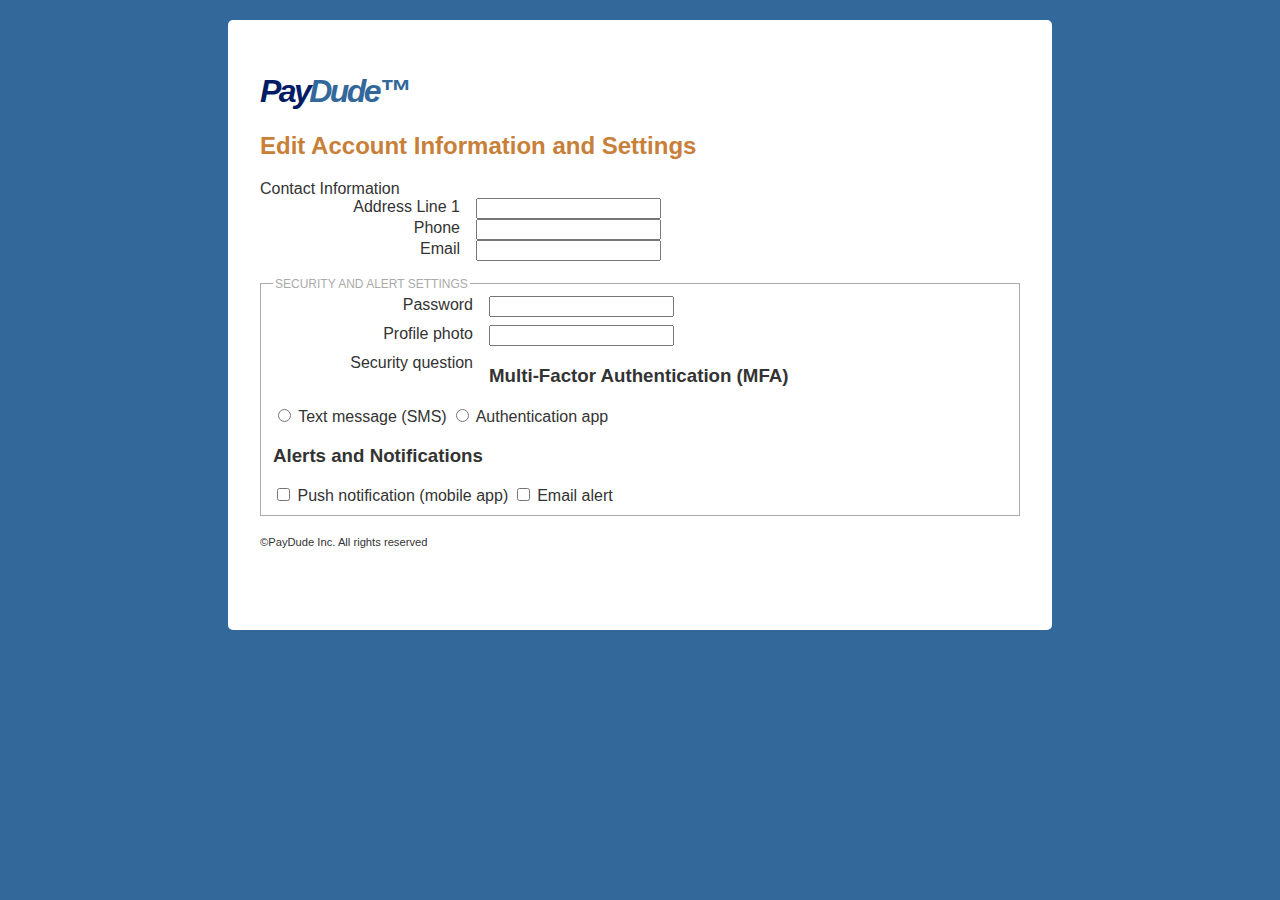
<file: lesson-4/index.html>
<!DOCTYPE html>
<html lang="en">
	<head>
		<meta charset="utf-8" />
		<title>Edit Personal Information - PayDude™</title>
		<!-- STEP 8: link the provided CSS to style the form -->
        <link rel="stylesheet" href="css/styles.css" type="text/css" />
	</head>
	<body>
        <header>
            <h1><em>Pay</em>Dude™</h1>
        </header>
		<main>
            <h2>Edit Account Information and Settings</h2>
            <!-- STEP 1: After first uploading all of these lesson files to your Web server, set the action attribute for the form (process-form.php), then go to the bottom of the form for the next step -->
            <form id="edit_payment_info" action="" method="get">
                <!-- Note the hidden form element below - these can be used to other useful name/value pairs to the server -->
                <input type="hidden" name="form_sent" value="1" />

                <!-- STEP 9: Add a fieldset and legend element to encapsulate the contact information fields -->
                Contact Information
                    <!-- STEP 3: Build an input element for First Name and Last Name - include type, name, id, required, size, maxlength, and placeholder attributes -->
                    <div>
                        
                         
                    </div>
                    <div>
                        
                         
                    </div>
                    <!-- STEP 4: Add label elements for each of the above input elements -->
                    <div>
                        <label for="address">Address Line 1</label>
                        <input id="address" type="text" name="address" />
                    </div>
                    <!-- STEP 5: Add a select element and label for choosing the province -->
                    <div>
                        
                    </div>
                    <!-- STEP 6: Add an input element for phone number (type="tel") -->
                    <div>
                        <label for="phone">Phone</label>
                        <input id="phone" type="" name="phone" />
                    </div>
                    <!-- STEP 7: Include an input element and label for email (type="email"), then head to the top of the HTML to add CSS to make the form look better -->
                    <div>
                        <label for="email">Email</label>
                        <input id="email" type="" name="email" />                        
                    </div>
                
                <fieldset>
                    <legend>Security and Alert Settings</legend>
                    <!-- STEP 10: Add an input for password -->
                    <div>
                        <label for="password">Password</label>
                        <input id="password" type="" name="password" />
                    </div>                    
                    <!-- STEP 11: Add an input and label for a profile photo (type="file") -->
                    <div>
                        <label for="photo">Profile photo</label>
                        <input id="photo" type="" name="photo" />                       
                    </div>
                    <!-- STEP 12 Include a textarea element with an associated label for a security question -->
                    <div>
                        <label for="question">Security question</label>

                    </div>

                    <h3>Multi-Factor Authentication (MFA)</h3>
                    <input type="radio" name="mfa" id="sms" value="sms" />
                    <label for="sms">Text message (SMS)</label>
                    <!-- STEP 13: Add a radio button and label for using phone call as an MFA choice - use a unique id and the same name as the above input to create a radio group -->
                    
                    
                    <input type="radio" name="mfa" id="app" value="app" />
                    <label for="app">Authentication app</label>
                    
                    <h3>Alerts and Notifications</h3>

                    <input type="checkbox" name="alert[]" id="alert1" value="push" />
                    <label for="alert1">Push notification (mobile app)</label>

                    <input type="checkbox" name="alert[]" id="alert2" value="email" />
                    <label for="alert2">Email alert</label>
                    <!-- STEP 14: Add another check box and label for text message alerts (SMS) with a unique id and the same name as the above input to create a checkbox group -->



                    <!-- STEP 15: Upload this HTML file to your server, and browse to it to verify that all changes have been applied, then proceed to process-form.php for the next step -->
                </fieldset>
                <!-- STEP 2: Add buttons or input elements to function as the reset and submit buttons -->
                
            </form>
        </main>
        <footer>
            <p><small>©PayDude Inc. All rights reserved</small></p>
        </footer>
	</body>
</html>
</file>
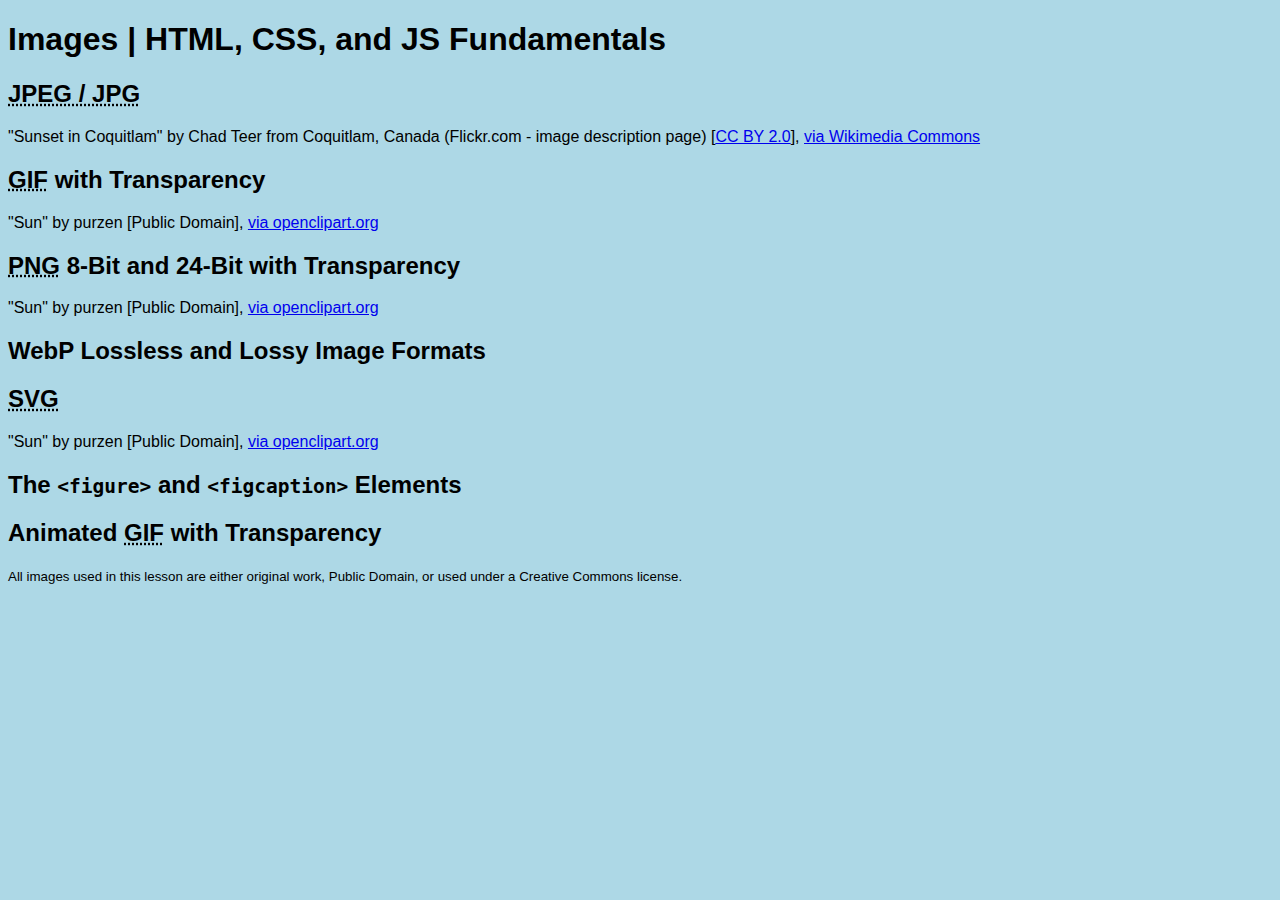
<file: lesson-5/index.html>
<!DOCTYPE html>
<html lang="en">
<head>
	<meta charset="utf-8" />
	<title>Images | HTML, CSS, and JS Fundamentals</title>
	<link href="css/styles.css" rel="stylesheet" />
</head>
<body>
	<header>
		<h1>Images | HTML, CSS, and JS Fundamentals</h1>
	</header>
	<main>
		<section>
			<h2><abbr title="Joint Photographic Experts Group">JPEG / JPG</abbr></h2>
			<!-- STEP 1: A JPEG image embedded with IMG (include alt, height, and width attributes) -->
			
			<p>"Sunset in Coquitlam" by Chad Teer from Coquitlam, Canada (Flickr.com - image description page) [<a href="https://creativecommons.org/licenses/by/2.0">CC BY 2.0</a>], <a href="https://commons.wikimedia.org/wiki/File:Sunset_in_Coquitlam.jpg">via Wikimedia Commons</a></p>
		</section>
		<section>
			<h2><abbr title="Graphics Interchange Format">GIF</abbr> with Transparency</h2>
			<!-- STEP 2: A GIF image embedded with IMG -->
			
			<p>"Sun" by purzen [Public Domain], <a href="https://openclipart.org/detail/176488/sun">via openclipart.org</a></p>
		</section>
		<section>
			<h2><abbr title="Portable Network Graphics">PNG</abbr> 8-Bit and 24-Bit with Transparency</h2>
			<!-- STEP 3a: An 8-bit PNG (with transparency) image embedded with IMG -->
			
			<!-- STEP 3b: A 24-bit PNG (with transparency) image embedded with IMG -->
			
			<!-- STEP 3c: Optimize the 24-bit PNG with a Web app like https://compressor.io/. This will produce an 8-bit PNG with alpha transparency. Examine and compare the resulting file sizes -->

			<p>"Sun" by purzen [Public Domain], <a href="https://openclipart.org/detail/176488/sun">via openclipart.org</a></p>
		</section>
		<section>
			<h2>WebP Lossless and Lossy Image Formats</h2>
			<!-- STEP 8: WebP image format - add both a lossless and lossy version of the sun image in the WebP image format below -->

		</section>
		<section>
			<h2><abbr title="Scalable Vector Graphics">SVG</abbr></h2>
			<!-- STEP 4a: An SVG image embedded with IMG -->
			
			<!-- STEP 4b: Scale up the above SVG by changing the height and width attribute values - then do the same with one of the above PNG versions of the same image and compare the two in a browser -->

			<!-- STEP 4c: An SVG image embedded with inline SVG -->

			<p>"Sun" by purzen [Public Domain], <a href="https://openclipart.org/detail/176488/sun">via openclipart.org</a></p>
		</section>
		<section>
			<h2>The <code>&lt;figure&gt;</code> and <code>&lt;figcaption&gt;</code> Elements</h2>
			<!-- STEP 5: Copy the IMG element above featuring a sunset -->
			
			<!-- STEP 6a: Wrap the IMG element with a FIGURE element -->

			<!-- STEP 6b: After the IMG element, but inside the FIGURE, add a FIGCAPTION element, with an appropriate caption -->
		</section>
		<section>
			<h2>Animated <abbr title="Graphics Interchange Format">GIF</abbr> with Transparency</h2>
			<!-- STEP 7: An animated frame-by-frame GIF image embedded with IMG -->
			
		</section>
	</main>
	<footer>
		<p><small>All images used in this lesson are either original work, Public Domain, or used under a Creative Commons license.</small></p>
	</footer>
</body>
</html>
</file>
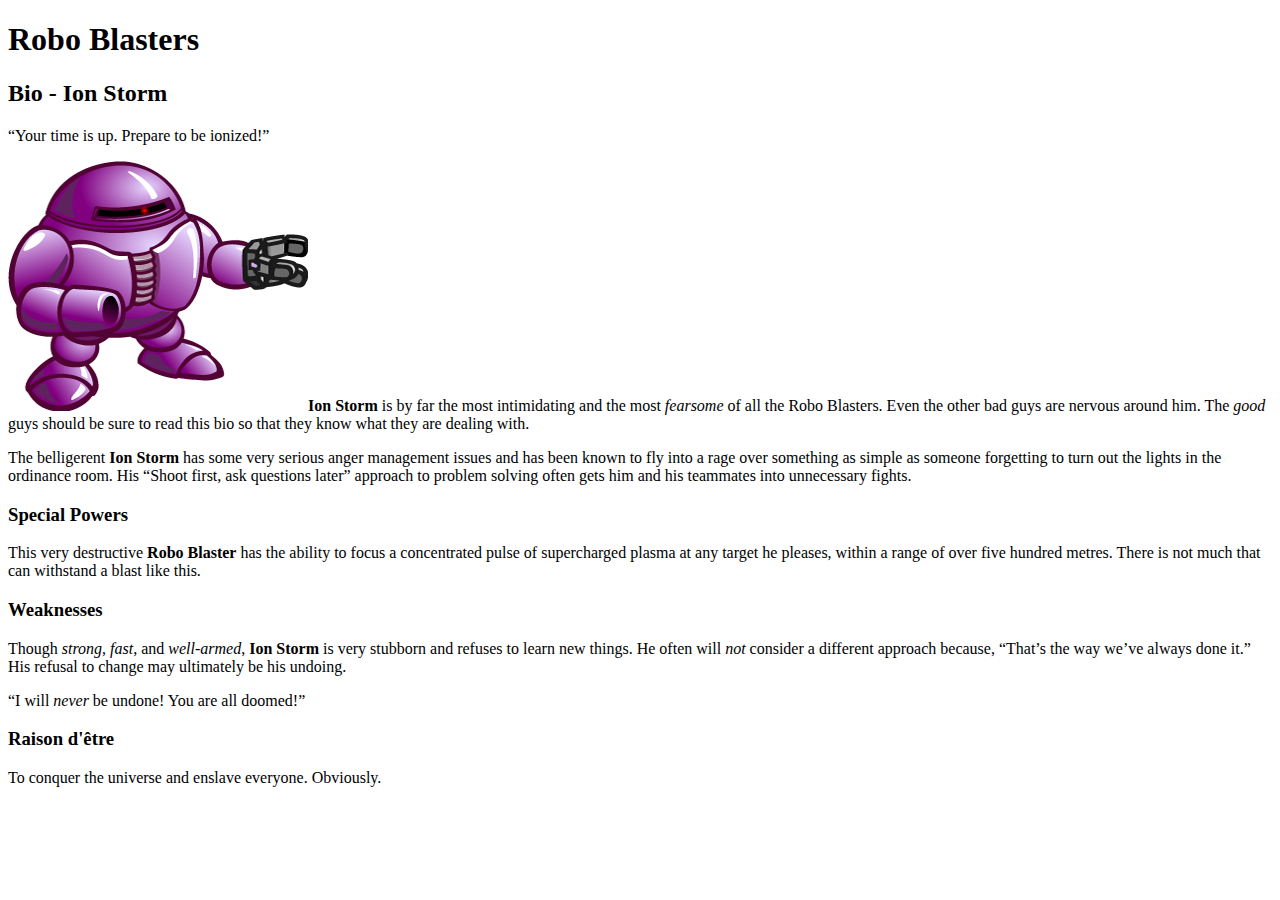
<file: lesson-8/index.html>
<!DOCTYPE html>
<html lang="en">
	<head>
		<title>CSS Building Blocks and Style Sheets | COMP1002 HTML, CSS, and JS Fundamentals</title>
		<meta charset="utf-8" />
<!-- STEP 1: Build a LINK element that attaches another file located at 'css/basics.css', which is a Cascading Style Sheet (CSS), then open basics.css in your code editor for STEP 2 -->
		
	</head>
	<body>
			<h1>Robo Blasters</h1>
			<h2>Bio - Ion Storm</h2>
			<p class="threat"><q>Your time is up. Prepare to be ionized!</q></p>
			<p><img src="images/ion-storm.png" alt="Ion Storm" id="robot" /><strong>Ion Storm</strong> is by far the most intimidating and the most <em>fearsome</em> of all the Robo Blasters. Even the other bad guys are nervous around him. The <em>good</em> guys should be sure to read this bio so that they know what they are dealing with.</p>
			<!-- Image credit: Rôbô Tím Mẫu 43 by 星球 (https://openclipart.org/detail/272144/robo-tim-mau-43) -->
			<p>The belligerent <strong>Ion Storm</strong> has some very serious anger management issues and has been known to fly into a rage over something as simple as someone forgetting to turn out the lights in the ordinance room. His <q>Shoot first, ask questions later</q> approach to problem solving often gets him and his teammates into unnecessary fights.</p>
			<h3>Special Powers</h3>
			<p>This very destructive <strong>Robo Blaster</strong> has the ability to focus a concentrated pulse of supercharged plasma at any target he pleases, within a range of over five hundred metres. There is not much that can withstand a blast like this.</p>
			<h3>Weaknesses</h3>
			<p>Though <em>strong</em>, <em>fast</em>, and <em>well-armed</em>, <strong>Ion Storm</strong> is very stubborn and refuses to learn new things. He often will <em>not</em> consider a different approach because, <q>That’s the way we’ve always done it.</q> His refusal to change may ultimately be his undoing.</p>
			<p class="threat"><q>I will <em>never</em> be undone! You are all doomed!</q></p>
			<h3 lang="fr">Raison d'être</h3>
			<p>To conquer the universe and enslave everyone. Obviously.</p>
	</body>
</html>
</file>
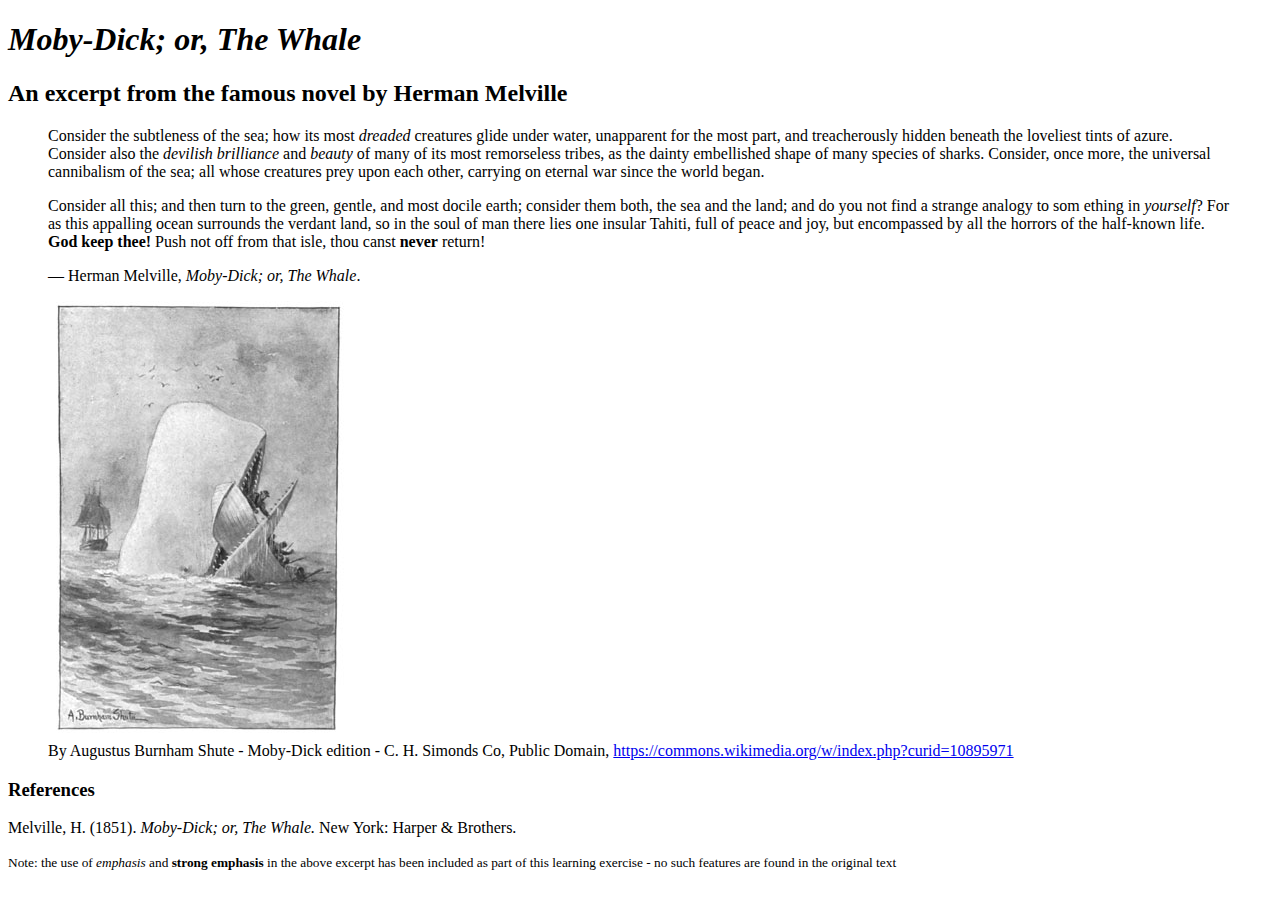
<file: lesson-9/index.html>
<!DOCTYPE html>
<html lang="en">
<head>
	<title>Formatting Text with Styles | COMP1002 HTML, CSS, and JS Fundamentals</title>
	<meta charset="utf-8" />
<!-- STEP 1: link or @import the provided external CSS file (see the attached CSS file for further instructions -->
	
</head>
<body>
	<header>
		<h1><cite>Moby-Dick; or, The Whale</cite></h1>
		<h2>An excerpt from the famous novel by Herman Melville</h2>
	</header>
	<main>
		<blockquote cite="https://www.goodreads.com/work/quotes/2409320-moby-dick">
			<p>Consider the subtleness of the sea; how its most <em>dreaded</em> creatures glide under water, unapparent for the most part, and treacherously hidden beneath the loveliest tints of azure. Consider also the <em>devilish brilliance</em> and <em>beauty</em> of many of its most remorseless tribes, as the dainty embellished shape of many species of sharks. Consider, once more, the universal cannibalism of the sea; all whose creatures prey upon each other, carrying on eternal war since the world began.</p>

			<p>Consider all this; and then turn to the green, gentle, and most docile earth; consider them both, the sea and the land; and do you not find a strange analogy to som ething in <em>yourself</em>? For as this appalling ocean surrounds the verdant land, so in the soul of man there lies one insular Tahiti, full of peace and joy, but encompassed by all the horrors of the half-known life. <strong>God keep thee!</strong> Push not off from that isle, thou canst <strong>never</strong> return!</p>

			<p>― Herman Melville, <cite>Moby-Dick; or, The Whale</cite>.</p>
		</blockquote>
		<figure>
			<img src="images/moby-dick.jpg" alt="Illustration of Moby Dick by Augustus Burnham Shute" height="437" width="300" />
			<figcaption>By Augustus Burnham Shute - Moby-Dick edition - C. H. Simonds Co, Public Domain, <a href="https://commons.wikimedia.org/w/index.php?curid=10895971" title="View this resource at Wikimedia Commons">https://commons.wikimedia.org/w/index.php?curid=10895971</a></figcaption>
		</figure>
		<h3>References</h3>
		<p>Melville, H. (1851). <i>Moby-Dick; or, The Whale.</i> New York: Harper & Brothers.</p>
	</main>
	<footer>
		<p><small>Note: the use of <em>emphasis</em> and <strong>strong emphasis</strong> in the above excerpt has been included as part of this learning exercise - no such features are found in the original text</small></p>
	</footer>
</body>
</html>
</file>
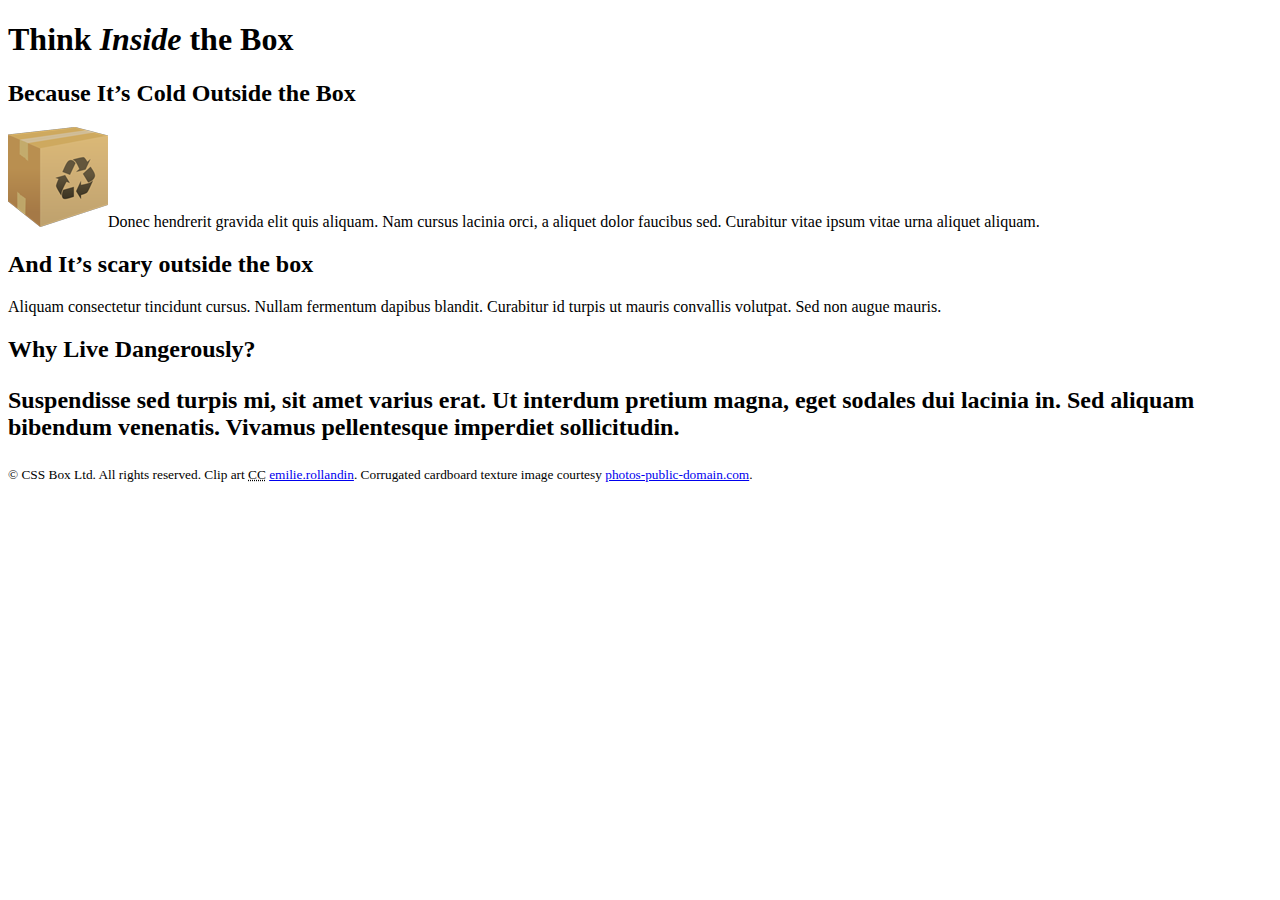
<file: lesson-10/box-model/index.html>
<!DOCTYPE html>
<html lang="en">
	<head>
		<title>Think Inside the Box | The CSS Box Model</title>
		<meta charset="utf-8" />
		<!-- STEP 1: Validate the HTML and https://validator.w3.org/ -->
		<!-- STEP 2: Link to the external CSS -->
		
	</head>
	<body>
		<div id="container">
			<header>
				<h1>Think <em>Inside</em> the Box</h1>
			</header>
			<main>
				<section>
					<h2>Because It’s Cold Outside the Box</h2>
					<p><img src="images/box-small.png" alt="Cardboard box" height="100" width="100">Donec hendrerit gravida elit quis aliquam. Nam cursus lacinia orci, a aliquet dolor faucibus sed. Curabitur vitae ipsum vitae urna aliquet aliquam.</p>
				</section>
				<section>
					<h2>And It’s scary outside the box</h2>
					<p>Aliquam consectetur tincidunt cursus. Nullam fermentum dapibus blandit. Curabitur id turpis ut mauris convallis volutpat. Sed non augue mauris.</p>
				</section>
				<section>
					<h2>Why Live Dangerously?
					<p>Suspendisse sed turpis mi, sit amet varius erat. Ut interdum pretium magna, eget sodales dui lacinia in. Sed aliquam bibendum venenatis. Vivamus pellentesque imperdiet sollicitudin.</p>
				</section>
			</main>
			<footer>
				<p><small>© CSS Box Ltd. All rights reserved. Clip art <abbr title="Creative Commons">CC</abbr> <a href="https://openclipart.org/user-detail/emilie.rollandin" title="View Emilie’s work on Open Clip Art">emilie.rollandin</a>. Corrugated cardboard texture image courtesy <a href="http://www.photos-public-domain.com/2011/01/23/corrugated-cardboard-texture/" title="Download the full-resolution image at Photos-Public-Domain">photos-public-domain.com</a>.</small></p>
			</footer>
		</div><!-- end #container -->
	</body>
</html>
</file>
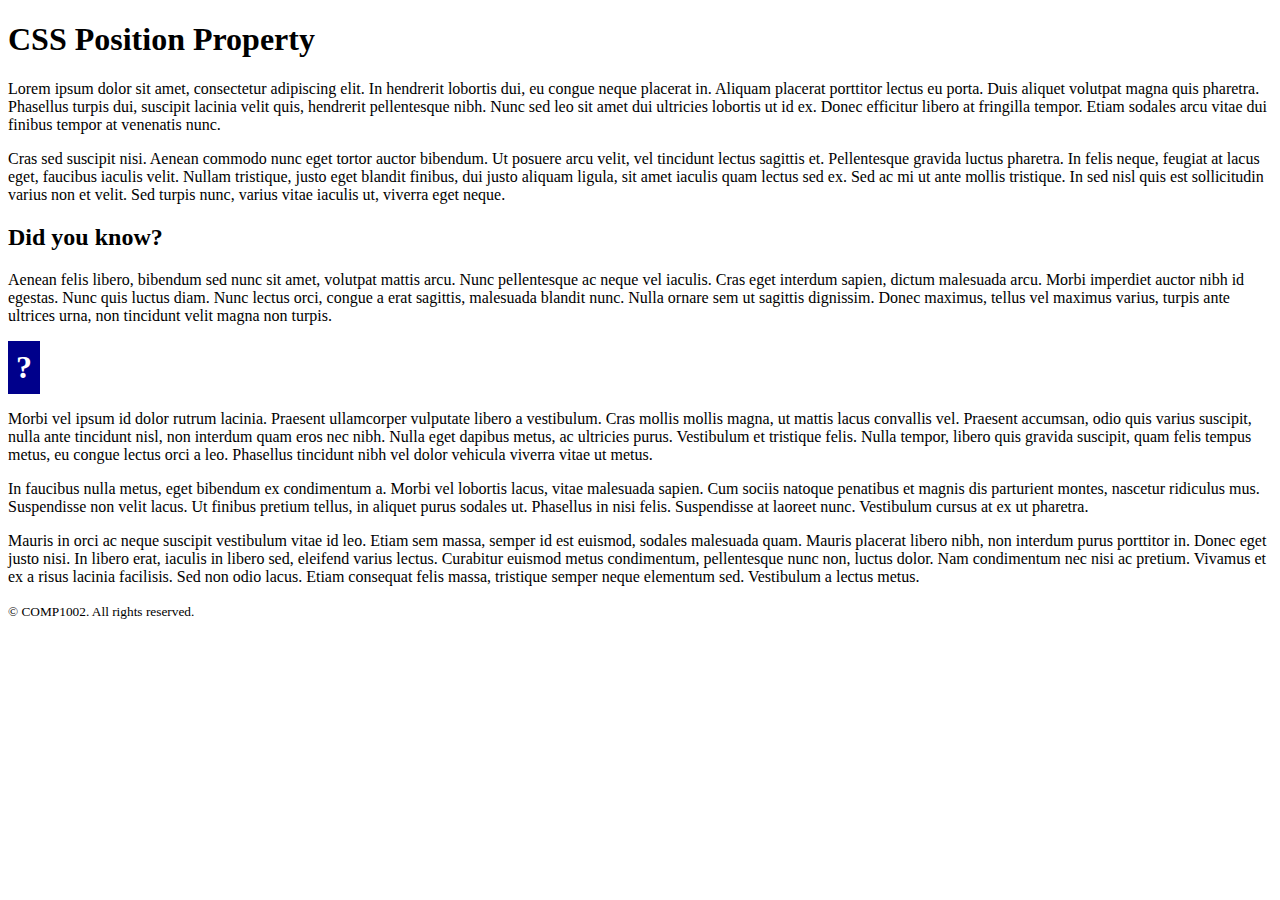
<file: lesson-10/positioning/index.html>
<!DOCTYPE html>
<html lang="en">
	<head>
		<title>CSS Position Property | COMP1002 HTML, CSS, and JS Fundamentals</title>
		<meta charset="utf-8" />
		<link href="css/styles.css" rel="stylesheet" />
	</head>
	<body>
		<header>
			<h1>CSS Position Property</h1>
		</header>
		<main>
			<p>Lorem ipsum dolor sit amet, consectetur adipiscing elit. In hendrerit lobortis dui, eu congue neque placerat in. Aliquam placerat porttitor lectus eu porta. Duis aliquet volutpat magna quis pharetra. Phasellus turpis dui, suscipit lacinia velit quis, hendrerit pellentesque nibh. Nunc sed leo sit amet dui ultricies lobortis ut id ex. Donec efficitur libero at fringilla tempor. Etiam sodales arcu vitae dui finibus tempor at venenatis nunc.</p>

			<p>Cras sed suscipit nisi. Aenean commodo nunc eget tortor auctor bibendum. Ut posuere arcu velit, vel tincidunt lectus sagittis et. Pellentesque gravida luctus pharetra. In felis neque, feugiat at lacus eget, faucibus iaculis velit. Nullam tristique, justo eget blandit finibus, dui justo aliquam ligula, sit amet iaculis quam lectus sed ex. Sed ac mi ut ante mollis tristique. In sed nisl quis est sollicitudin varius non et velit. Sed turpis nunc, varius vitae iaculis ut, viverra eget neque.</p>

			<aside>
				<h2>Did you know?</h2>
				<p>Aenean felis libero, bibendum sed nunc sit amet, volutpat mattis arcu. Nunc pellentesque ac neque vel iaculis. Cras eget interdum sapien, dictum malesuada arcu. Morbi imperdiet auctor nibh id egestas. Nunc quis luctus diam. Nunc lectus orci, congue a erat sagittis, malesuada blandit nunc. Nulla ornare sem ut sagittis dignissim. Donec maximus, tellus vel maximus varius, turpis ante ultrices urna, non tincidunt velit magna non turpis.</p>
				<p><strong>?</strong></p>
			</aside>

			<p>Morbi vel ipsum id dolor rutrum lacinia. Praesent ullamcorper vulputate libero a vestibulum. Cras mollis mollis magna, ut mattis lacus convallis vel. Praesent accumsan, odio quis varius suscipit, nulla ante tincidunt nisl, non interdum quam eros nec nibh. Nulla eget dapibus metus, ac ultricies purus. Vestibulum et tristique felis. Nulla tempor, libero quis gravida suscipit, quam felis tempus metus, eu congue lectus orci a leo. Phasellus tincidunt nibh vel dolor vehicula viverra vitae ut metus.</p>

			<p>In faucibus nulla metus, eget bibendum ex condimentum a. Morbi vel lobortis lacus, vitae malesuada sapien. Cum sociis natoque penatibus et magnis dis parturient montes, nascetur ridiculus mus. Suspendisse non velit lacus. Ut finibus pretium tellus, in aliquet purus sodales ut. Phasellus in nisi felis. Suspendisse at laoreet nunc. Vestibulum cursus at ex ut pharetra.</p>

			<p>Mauris in orci ac neque suscipit vestibulum vitae id leo. Etiam sem massa, semper id est euismod, sodales malesuada quam. Mauris placerat libero nibh, non interdum purus porttitor in. Donec eget justo nisi. In libero erat, iaculis in libero sed, eleifend varius lectus. Curabitur euismod metus condimentum, pellentesque nunc non, luctus dolor. Nam condimentum nec nisi ac pretium. Vivamus et ex a risus lacinia facilisis. Sed non odio lacus. Etiam consequat felis massa, tristique semper neque elementum sed. Vestibulum a lectus metus.</p>
		</main>
		<footer>
			<p><small>© COMP1002. All rights reserved.</small></p>
		</footer>
	</body>
</html>
</file>
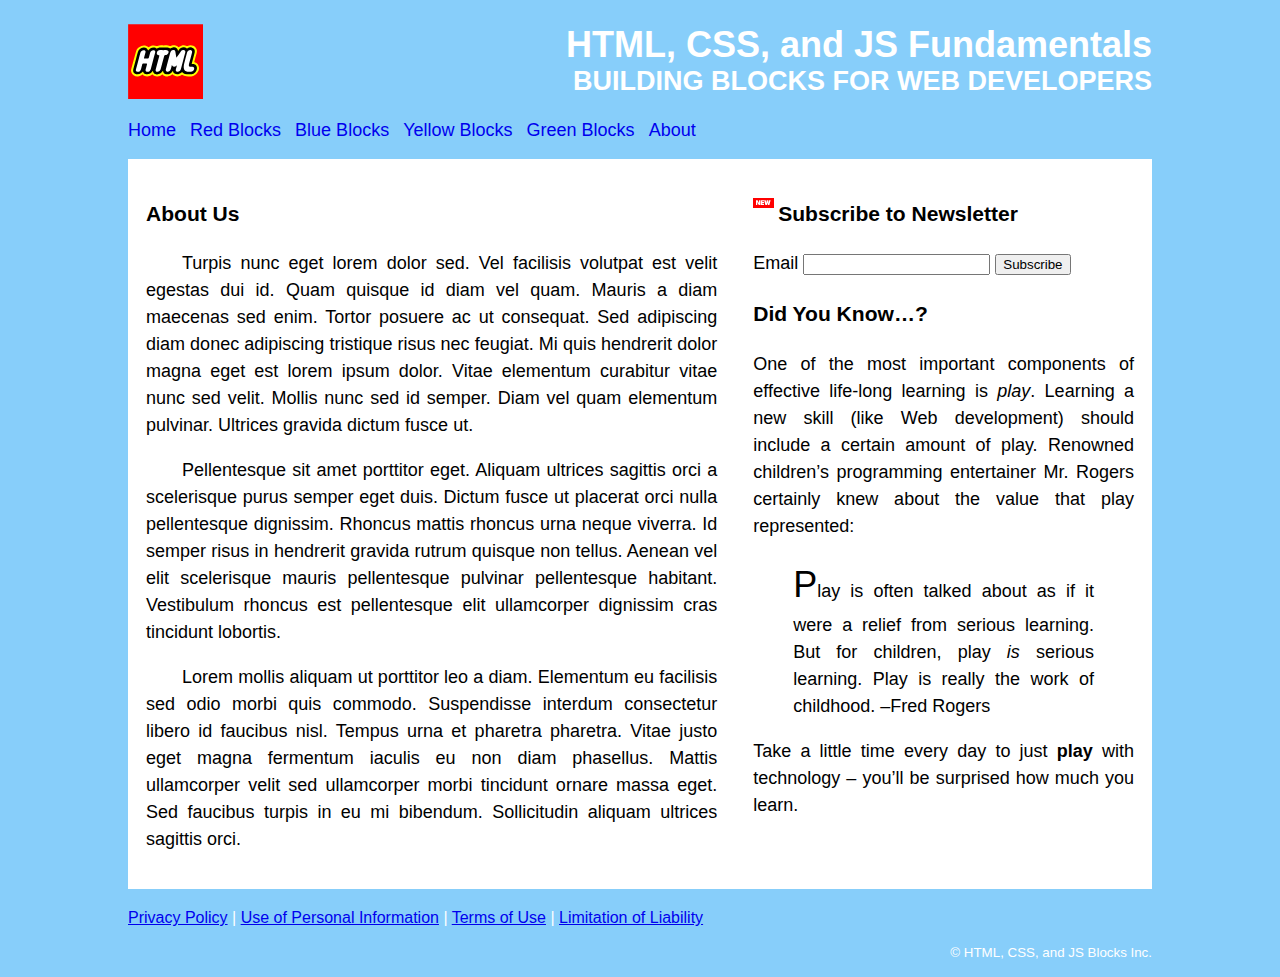
<file: lab-d/about.html>
<!DOCTYPE html>
<html lang="en">
	<head>
		<meta charset="utf-8" />
		<title>About | COMP1002 HTML, CSS, and JS Fundamentals</title>
		<meta name="author" content="The name of the document’s author to go here">
		<meta name="description" content="A concise and accurate summary of the document content is to appear here">
		<link rel="shortcut icon" href="images/favicon.png" type="image/x-icon">
		<link rel="stylesheet" href="css/styles.css" />
	</head>
	<body id="section6">
		<!-- Page-level header -->
		<header>
			<img src="images/html-logo.svg" height="75" width="75" alt="HTML" />
			<h1>HTML, CSS, and JS Fundamentals</h1>
			<h2>Building Blocks for Web Developers</h2>
			<nav>
				<ul>
					<li><a href="index.html" title="Go to the Home page">Home</a></li>
					<li><a href="red.html" title="Learn about red blocks">Red Blocks</a></li>
					<li><a href="blue.html" title="Learn about blue blocks">Blue Blocks</a></li>
					<li><a href="yellow.html" title="Learn about yellow blocks">Yellow Blocks</a></li>
					<li><a href="green.html" title="Learn about green blocks">Green Blocks</a></li>
					<li><a href="about.html" title="Learn more about us">About</a></li>
				</ul>
			</nav>
		</header>
		<!-- Page-level main content -->
		<main>
			<section>
				<h3>About Us</h3>
				<p>Turpis nunc eget lorem dolor sed. Vel facilisis volutpat est velit egestas dui id. Quam quisque id diam vel quam. Mauris a diam maecenas sed enim. Tortor posuere ac ut consequat. Sed adipiscing diam donec adipiscing tristique risus nec feugiat. Mi quis hendrerit dolor magna eget est lorem ipsum dolor. Vitae elementum curabitur vitae nunc sed velit. Mollis nunc sed id semper. Diam vel quam elementum pulvinar. Ultrices gravida dictum fusce ut.</p>

				<p>Pellentesque sit amet porttitor eget. Aliquam ultrices sagittis orci a scelerisque purus semper eget duis. Dictum fusce ut placerat orci nulla pellentesque dignissim. Rhoncus mattis rhoncus urna neque viverra. Id semper risus in hendrerit gravida rutrum quisque non tellus. Aenean vel elit scelerisque mauris pellentesque pulvinar pellentesque habitant. Vestibulum rhoncus est pellentesque elit ullamcorper dignissim cras tincidunt lobortis.</p>

				<p>Lorem mollis aliquam ut porttitor leo a diam. Elementum eu facilisis sed odio morbi quis commodo. Suspendisse interdum consectetur libero id faucibus nisl. Tempus urna et pharetra pharetra. Vitae justo eget magna fermentum iaculis eu non diam phasellus. Mattis ullamcorper velit sed ullamcorper morbi tincidunt ornare massa eget. Sed faucibus turpis in eu mi bibendum. Sollicitudin aliquam ultrices sagittis orci.</p>
			</section>
			<!-- Side Notes / Related Information -->
			<aside>
				<!-- Newsletter Subscribe Form -->
				<h3 class="new-feature">Subscribe to Newsletter</h3>
				<form action="subscribe.html"method="get">
					<label for="emailAddress">Email</label>
					<input type="email" name="emailAddress" id="emailAddress" required />
					<button type="submit">Subscribe</button>
				</form>
				<h3>Did You Know…?</h3>
				<p>One of the most important components of effective life-long learning is <em>play</em>. Learning a new skill (like Web development) should include a certain amount of play. Renowned children’s programming entertainer Mr. Rogers certainly knew about the value that play represented:</p>
				<!-- Quotation -->
				<blockquote cite="https://www.brainyquote.com/quotes/fred_rogers_193081">
					<p>Play is often talked about as if it were a relief from serious learning. But for children, play <em>is</em> serious learning. Play is really the work of childhood. –Fred Rogers</p>
				</blockquote>
				<p>Take a little time every day to just <strong>play</strong> with technology – you’ll be surprised how much you learn.</p>
			</aside>
		</main>
		<!-- Page-level footer -->
		<footer>
			<nav>
				<a href="about/privacy-policy.html" title="Read our Privacy Policy">Privacy Policy</a> | <a href="about/privacy-policy.php#personal-information" title="Learn about how we treat your personal information">Use of Personal Information</a> | <a href="/about/terms-of-use.html" title="Understand our Terms of Use">Terms of Use</a> | <a href="/about/terms-of-use.php#limitation-liability" title="Our Limitation of Liability explained">Limitation of Liability</a>
			</nav>
			</nav>
			<p><small>© HTML, CSS, and JS Blocks Inc.</small></p>
		</footer>
	</body>
</html>
</file>
<file: assignment-1/style.css>
header > img {
    height: 300px;
    width: 300px;
}

* {
    background: url("images/backround_pizza_image.jpg");
    background-repeat: no-repeat;
    background-size: 2000px 2000px;
    text-align: center;
    border-color: black;
    border-width: 5px;
}
</file>
<file: assignment-2/style.css>
* { margin: 0; padding: 0; box-sizing: border-box; }
html, body { height: 100%; background: #000; }

/* Poster container */
.poster {
  min-height: 100vh;
  display: grid;
  place-items: center;
  padding: 2vmin;
}

/* Main poster area */
.poster__image {
  position: relative;
  width: min(1100px, 92vw);
  aspect-ratio: 2/3;
  background-size: cover;
  background-position: center;
  overflow: hidden;
  border-radius: 6px;
  box-shadow: 0 30px 60px rgba(0,0,0,0.6);
}

/* Dark gradient overlay */
.poster__overlay {
  position: absolute;
  inset: 0;
  background: linear-gradient(to bottom,
      rgba(0,0,0,0.2),
      rgba(0,0,0,0.6)
  );
}

/* Top quote */
.poster__quote {
  position: absolute;
  top: 24px;
  left: 24px;
  max-width: 50%;
  color: rgb(187,241,241);
  font-family: 'Cinzel', serif;
  font-size: 1.2rem;
  text-transform: uppercase;
  text-shadow: 0 2px 0 rgba(0,0,0,0.3);
}

/* Quote source */
.poster__quote-source {
  font-family: 'Libre Franklin', sans-serif;
  font-size: .85rem;
  opacity: .9;
  margin-top: 4px;
}

/* Bottom text block */
.poster__bottom {
  position: absolute;
  bottom: 28px;
  width: 100%;
  text-align: center;
  color: #cce9e8;
  font-family: 'Libre Franklin', sans-serif;
}

/* Actor name */
.poster__actor {
  font-size: .95rem;
  letter-spacing: .2em;
  text-transform: uppercase;
  opacity: .9;
}

/* Title */
.poster__title {
  font-family: 'Cinzel', serif;
  font-size: 4.5vmin;
  font-weight: 900;
  letter-spacing: .15em;
  text-transform: uppercase;
  margin: 8px 0;
  color: #c7e8e7;
  text-shadow: 0 4px 14px rgba(0,0,0,0.6);
}

/* Director line */
.poster__director {
  margin-top: 6px;
  font-size: .9rem;
  letter-spacing: .12em;
  text-transform: uppercase;
  opacity: .9;
}

/* Legal credits */
.poster__legal {
  margin-top: 10px;
  font-size: .65rem;
  opacity: .75;
}
</file>
<file: lab-a/css/styles.css>
@charset "UTF-8";
html {
	font-family: Tahoma, Verdana, sans-serif;
	color: #333;
}
body {
	margin: 0 auto;
	min-width: 768px;
	max-width: 1024px;
}
/* Arrange the SECTION and the ASIDE elements side-by-side in columns */
main {
	display: flex;
	flex-direction: row;
}
/* Make the SECTION column a bit wider than the ASIDE column */
main section {
	width: 60%;
}
main aside {
	width: 40%;
}
</file>
<file: lab-d/css/styles.css>
@charset "UTF-8";

html {
	background-color: lightskyblue;
	font-family: "Trebuchet MS", Verdana, sans-serif;
	color: black;
	font-size: 10px;
}

body {
	margin: 0 auto;
	min-width: 768px;
	max-width: 1024px;
}

header {
	font-size: 1.8rem;
}
/* STEP 1: Float the HEADER IMG to the left */
header img {
	float: left;
}

header a {
	text-decoration: none;
}
/* STEP 2: Set the text-align for both the HEADER H1 and the HEADER H2 to right */
header h1,
header h2 {
	text-align: right;
}
/* STEP 3a: Reduce the margin-bottom of the HEADER H1 to zero, so that the following H2 sit up a bit closer to the H1 */
header h1 {
	margin-bottom: 0;
}
/* STEP 3b: The HEADER H2 has a margin-top by default, set that also to zero to bring it up a bit closer to the H1 */
header h2 {
	margin-top: 0;
	text-transform: uppercase;
}

/* STEP 4d: There's a bit of padding-left on the UL element that contains the LI elements - set it to zero */
header nav ul {
	padding-left: 0;
}

/* STEP 4a: Apply a 1px dashed red outline around each of the LI elements inside the HEADER NAV so that we can see that each LI is a box (border-width, border-style, and border-color) */
header nav li {
	/* border: 1px dashed red; */
	display: inline-block;
	margin-right: 0.5em;
}
/* STEP 4b: Set the above LI elements (which default to display: block as we can see in the browser), to display: inline-block so that they line up horizontally across the top of the page */

/* STEP 4c: Add a margin-right of 0.5em (half a font-size) to the above rule for the LI elements */

/* STEP 4e: Comment out the properties and values for the red border in the above CSS rule - we don't need it any more */

main {
	font-size: 1.8rem;
	line-height: 1.5;
	text-align: justify;
	background-color: white;
	/* Arrange the SECTION and the ASIDE elements side-by-side in columns */
	display: flex;
	flex-direction: row;
}

/* STEP 5a: Put a 1px dotted hotpink border around MAIN SECTION in the CSS rule below so we can see the box on the screen */
main section {
	/* outline: 1px dotted hotpink; */
	width: 60%;
	padding-top: 1em;
	padding-bottom: 1em;
	padding-left: 1em;
	padding-right: 1em;

}
/* STEP 5b: Add 1em of padding on the top, right, bottom, and left of the above MAIN SECTION element - watch the effect in the browser */

main section time {

	font-style: italic;
}

/* STEP 5c: After adding a colored border to the below MAIN ASIDE, go ahead and also add padding to the top, right, and bottom (not the left) */
main aside {
	/* border: 1px dotted hotpink; */
	padding-top: 1em;
	padding-bottom: 1em;
	padding-left: 1em;
	padding-right: 1em;
	width: 40%;

}
/* STEP 5d: Comment out the borders for the MAIN SECTION and the MAIN ASIDE above - we don't need them anymore */

/* STEP 7a: This is a challenge! Build a selector that targets the images of the colored building blocks ONLY - you will need to use a selector that targets IMG elements inside ASIDE elements that have an 'alt' attribute where the value ends with the word, "block" (you may need to look back at the learning module that covered selectors) */

aside img[alt$="block"]{
	position: relative;
	left: -3rem;
}
/* STEP 7b: Position block images a bit more to the left using 'position: relative' - then create a second declartion with the 'left' property equal to -3rem in the above rule you just completed - check how your pages look in the browser, and you are all finished with the lab! */

.new-feature {
	padding-left: 25px;
	background-image: url("../images/new.png");
	background-repeat: no-repeat;
	background-position: top left;
}

#emailAddress {
	font-weight: bold;
}

[rel="external"] {
	padding-right: 20px;
	background-image: url("../images/extlink.png");
	background-repeat: no-repeat;
	background-position: top right;
}
/* Thank you to 'pnx' at https://openclipart.org/detail/202731/external-link-icon for the very cool external link icon */

main a {
	text-decoration: none;
	color: lightskyblue;
	font-weight: bold;
}

main a:hover {
	text-decoration: underline;
	color: orange;
}

blockquote::first-letter {
	font-size: 2em;
}

/* STEP 6: The FOOTER is a bit too close to the MAIN - add a margin-top to the FOOTER of 2rem */
footer {
	margin-top: 2rem;
	font-size: 1.6rem;
}

footer p {
	text-align: right;
}

section > p {
	text-indent: 2em;
}

h1, h2, footer {
	color: white;
}
</file>
<file: lab-e/css/styles.css>
@charset "UTF-8";

html {
	background-color: lightskyblue;
	font-family: "Trebuchet MS", Verdana, sans-serif;
	color: black;
	font-size: 10px;
}

body {
	margin: 0 auto;
	min-width: 768px;
	max-width: 1024px;
}

header {
	font-size: 1.8rem;
}
header img {
	float: left;
}

header h1,
header h2 {
	text-align: right;
}

header h1 {
	margin-bottom: 0;
}

header h2 {
	margin-top: 0;
	text-transform: uppercase;
}

header nav ul {
	padding-left: 0;
	margin-bottom: 0;
	list-style-type: none;
}

header nav li {
	display: inline-block;
}

header nav a {
	display: block;
}

header nav ul li {
	position: relative;
}

header nav ul ul {
	position: absolute;
	left: -9999px;
	background-color: white;
	width: 15em;
	z-index: 1;
	border: 3px solid black;
}

header nav ul ul li {
	display: block;
}

header nav li:hover ul {
		left: auto;
}

header nav a:link {
	padding: 0.5em;
	text-decoration: none;
	background-color: white;
	color: black;
}

header nav a:visited {
	color: black;
}

header nav a:focus {
	background: orange;
}

header nav a:hover {
	background: rgb(226,226,226,1);
}

header nav a:active {
	background: yellow;
	color: red;
}

/* STEP A: Add a background gradient to provide a shadow effect for just the top-level links */
header nav > ul > li > a {
	background: linear-gradient(to bottom, lightgrey 80%, grey 100%);
}

/* STEP B: For the current page (we will add class="current" with JavaScript later), remove the background gradient, and bold the font - then proceed to 'js/current-page-nav.js' for the next steps */
header nav a.current,
header nav > ul > li > a:has(+ ul a.current) {
	background: white;
	font-weight: bold;
}

main {
	font-size: 1.8rem;
	line-height: 1.5;
	text-align: justify;
	background-color: white;
	/* Arrange the SECTION and the ASIDE elements side-by-side in columns */
	display: flex;
	flex-direction: row;
}

main section {
	width: 60%;
	padding: 2em;
}

main section time {
	font-style: italic;
}

main aside {
	width: 40%;
	padding: 2em 2em 2em 0;
}

aside img[alt$="block"] {
	position: relative;
	left: -2rem;
}

.new-feature {
	padding-left: 25px;
	background-image: url("../images/new.png");
	background-repeat: no-repeat;
	background-position: top left;
}

#emailAddress {
	font-weight: bold;
}

[rel="external"] {
	padding-right: 20px;
	background-image: url("../images/extlink.png");
	background-repeat: no-repeat;
	background-position: top right;
}
/* Thank you to 'pnx' at https://openclipart.org/detail/202731/external-link-icon for the very cool external link icon */

main a {
	text-decoration: none;
	color: lightskyblue;
	font-weight: bold;
}

main a:hover {
	text-decoration: underline;
	color: orange;
}

blockquote::first-letter {
	font-size: 2em;
}

footer {
	margin-top: 2rem;
	font-size: 1.6rem;
}

footer p {
	text-align: right;
}

section > p {
	text-indent: 2em;
}

h1, h2, footer {
	color: white;
}

/* Styles to arrange image gallery links horizontally with no list markers */
#blockGallery {
	list-style-type: none;
	margin: 0;
	padding: 0;
}

#blockGallery li {
	display: inline-block;
	margin-right: 1rem;
}

#blockCaption {
	text-indent: 0;
	text-align: left;
}
</file>
<file: lesson-3/css/styles.css>
/* Page Styles */
@charset "utf-8";
body {
	font-family: Georgia, serif;
}
</file>
<file: lesson-4/css/styles.css>
html {
	background-color: #32689A;
}
body {
	font-size: 100%;
	font-family: "Lucida Grande", Helvetica, Arial, sans-serif;
	color: #333;
	width: 760px;
	background-color: #FFF;
	margin: 20px auto;
	padding: 2em 2em 4em 2em;
	border-radius: 5px;
}
h1 {
	font-family: Verdana, Geneva, Tahoma, sans-serif;
	letter-spacing: -0.08em;
	font-style: italic;
	color: #32689A;
}
h1 em {
	color: #001c64;
}
h2 {
	color: #C88039;
}
fieldset {
	border: 1px solid #AAA;
	margin: 1em 0;
}
legend {
	font-size: 75%;
	text-transform: uppercase;
	color: #AAA;
}
fieldset div {
	margin-bottom: 0.5em;
}
div label {
	display: block;
	width: 200px;
	float: left;
	text-align: right;
	padding-right: 1em;
}
input[required] {

}
label.error {
	color: red;
	float: right;
}
label img {
	vertical-align: middle;
}
small {
	font-size: 70%;
}
</file>
<file: lesson-5/css/styles.css>
html {
	font-family: sans-serif;
	background-color: lightblue;
}
</file>
<file: lesson-10/positioning/css/styles.css>
@charset "utf-8";

/* CSS POSITION PROPERTY
"The position CSS property specifies how an element is positioned in a document. The top, right, bottom, and left properties determine the final location of positioned elements." (https://developer.mozilla.org/en-US/docs/Web/CSS/position)
*/

/* STEP 1: Style the ASIDE element - change the background-color, and the width properties */
aside {

}

/* STEP 2: Change the position property of the ASIDE element - static | relative | absolute | sticky - proceed to STEP 2a below */

/* STEP 2a: Postion static - this is the default, and the element is within the 'flow' of the page content */
aside {

}

/* STEP 2b: Position relative - this leaves the element in the page 'flow', but allows you to offset it's position with the top, right, bottom, and left properties. */
aside {

}

/* STEP 2c: Position absolute - this removes the element from the page 'flow' (watch surrounding elements move in to take up the space that it occupied before), and allows you to place it with respect to the document window using the top, right, bottom, and left properties. Comment out the above top, right, bottom, and left properties and values. */
aside {

}

/* STEP 2d: Use a variety of values to place the element with respect to the document window in the above CSS rule */

/* STEP 3: Position sticky - this leaves the element within the document 'flow', but if the user scrolls down, it will stick to the top or bottom of the document window using a specified distance (top or bottom properties). Comment out the above top, right, bottom, and left properties and values, then experiment with this - be sure to reduce the width of the browser window to enable scrolling. */
aside {

}

/* STEP 4: Positioning context - absolutely positioned elements are placed on the screen using the position of the next positioned ancestor. So… if a containing parent element is positioned (absolute or relative is set to any value at all), a positioned child will use the parent's position (top left corner, specifically) as a reference point. */

/* STEP 4a: We are going to style the P element with the '?' inside it - comment out the above top, right, bottom, and left properties and values for the ASIDE, then position the ASIDE with absolute - place it 25px from the top, and 25px from the right of the document window (HTML element) */
aside {

}

aside p strong {
	display: inline-block;
	background-color: darkblue;
	color: white;
	font-size: 2em;
	padding: 0.25em;
	/* STEP 4b: Position the blue question mark box (ASIDE P STRONG) with absolute, and see how you can place it within the positioned ASIDE parent element, instead of the document window. */

}

/* STEP 4c: Change the postion of the containing ASIDE element and watch the dark blue question mark move with it. */

/* STEP 5a: Elements that are positioned have a vertical stacking order, z-index - set the HEADER element to position: absolute, with a background color of 'lightgoldenrodyellow' (seriously) */
header {

}
/* STEP 5b: position the HEADER at the top right of the document window - since it is earlier in the code source order, it is rendered underneath the later ASIDE element */

/* STEP 5c: Set the z-index of the HEADER to '2' - z-index can be anywhere from 0-999 */

/* STEP 5d: Set the z-index of the ASIDE to '3' - observe the result in the browser - and we're all done! */
</file>
